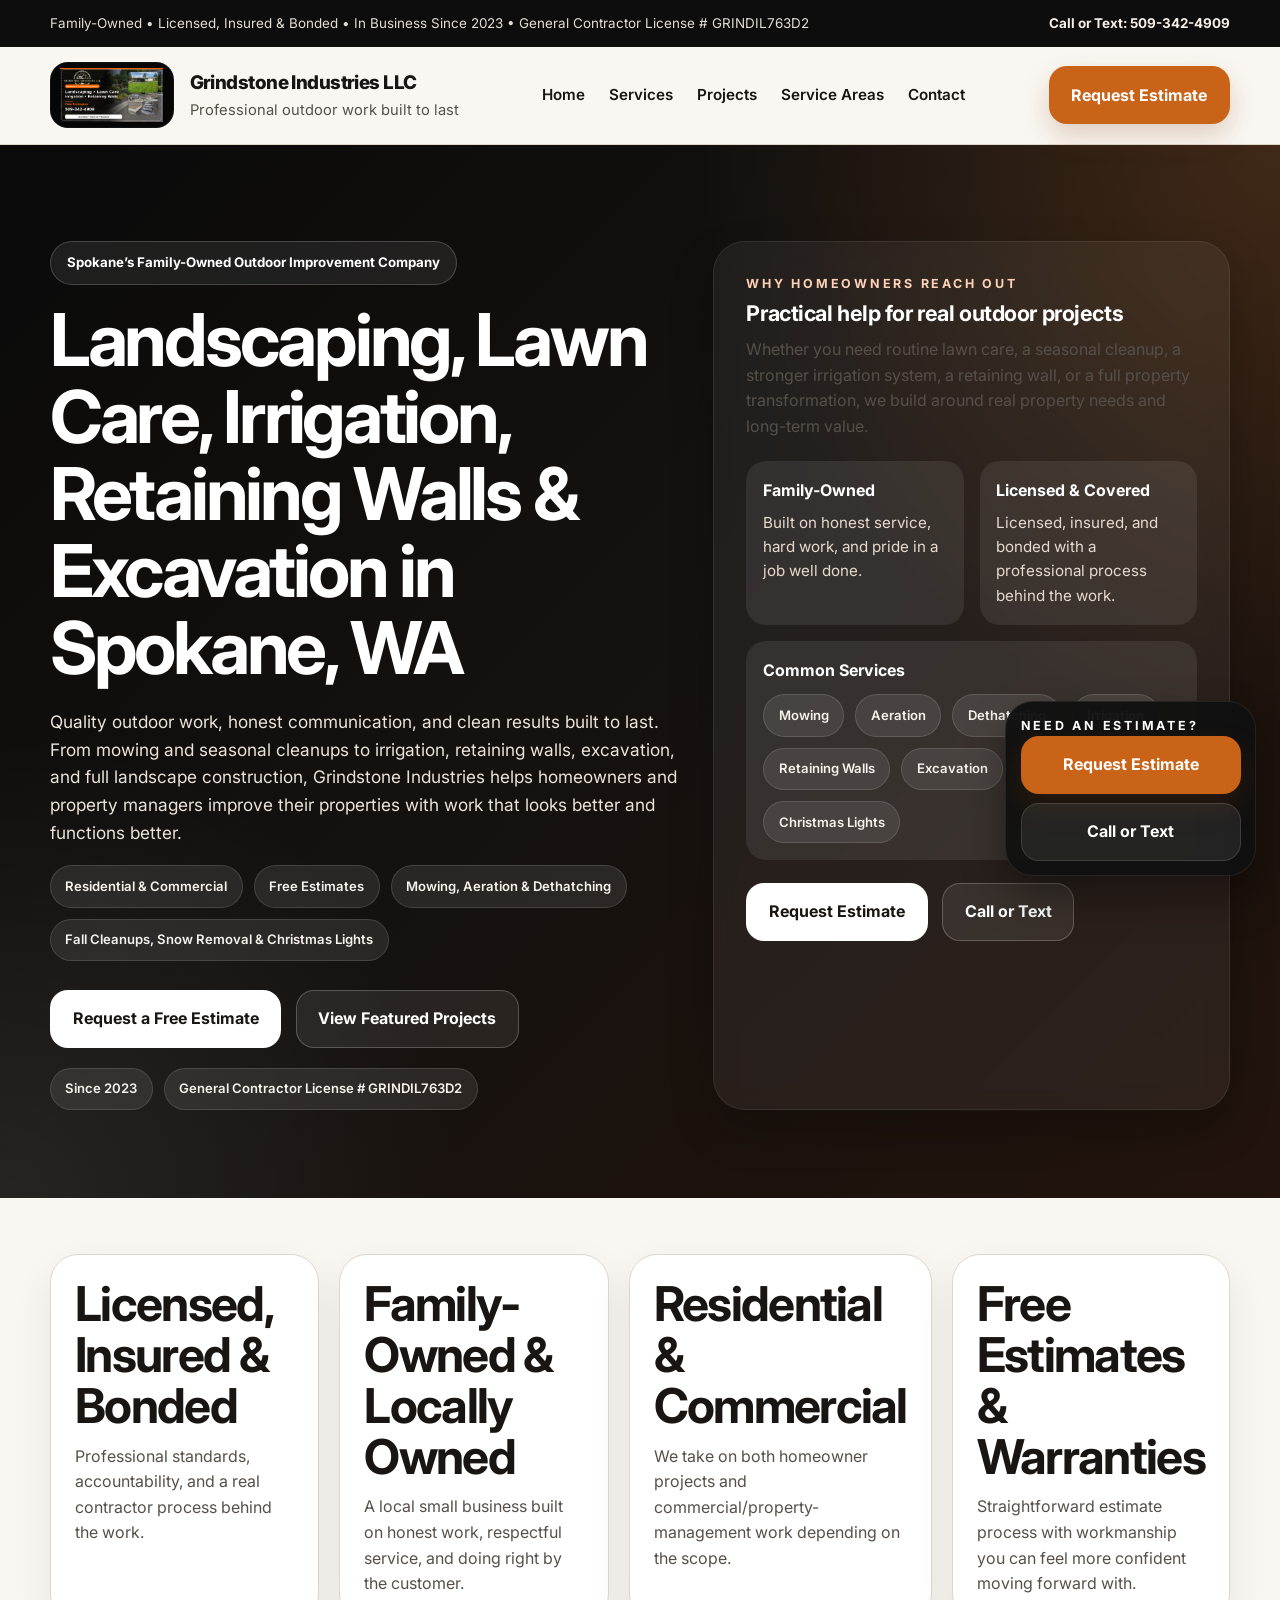
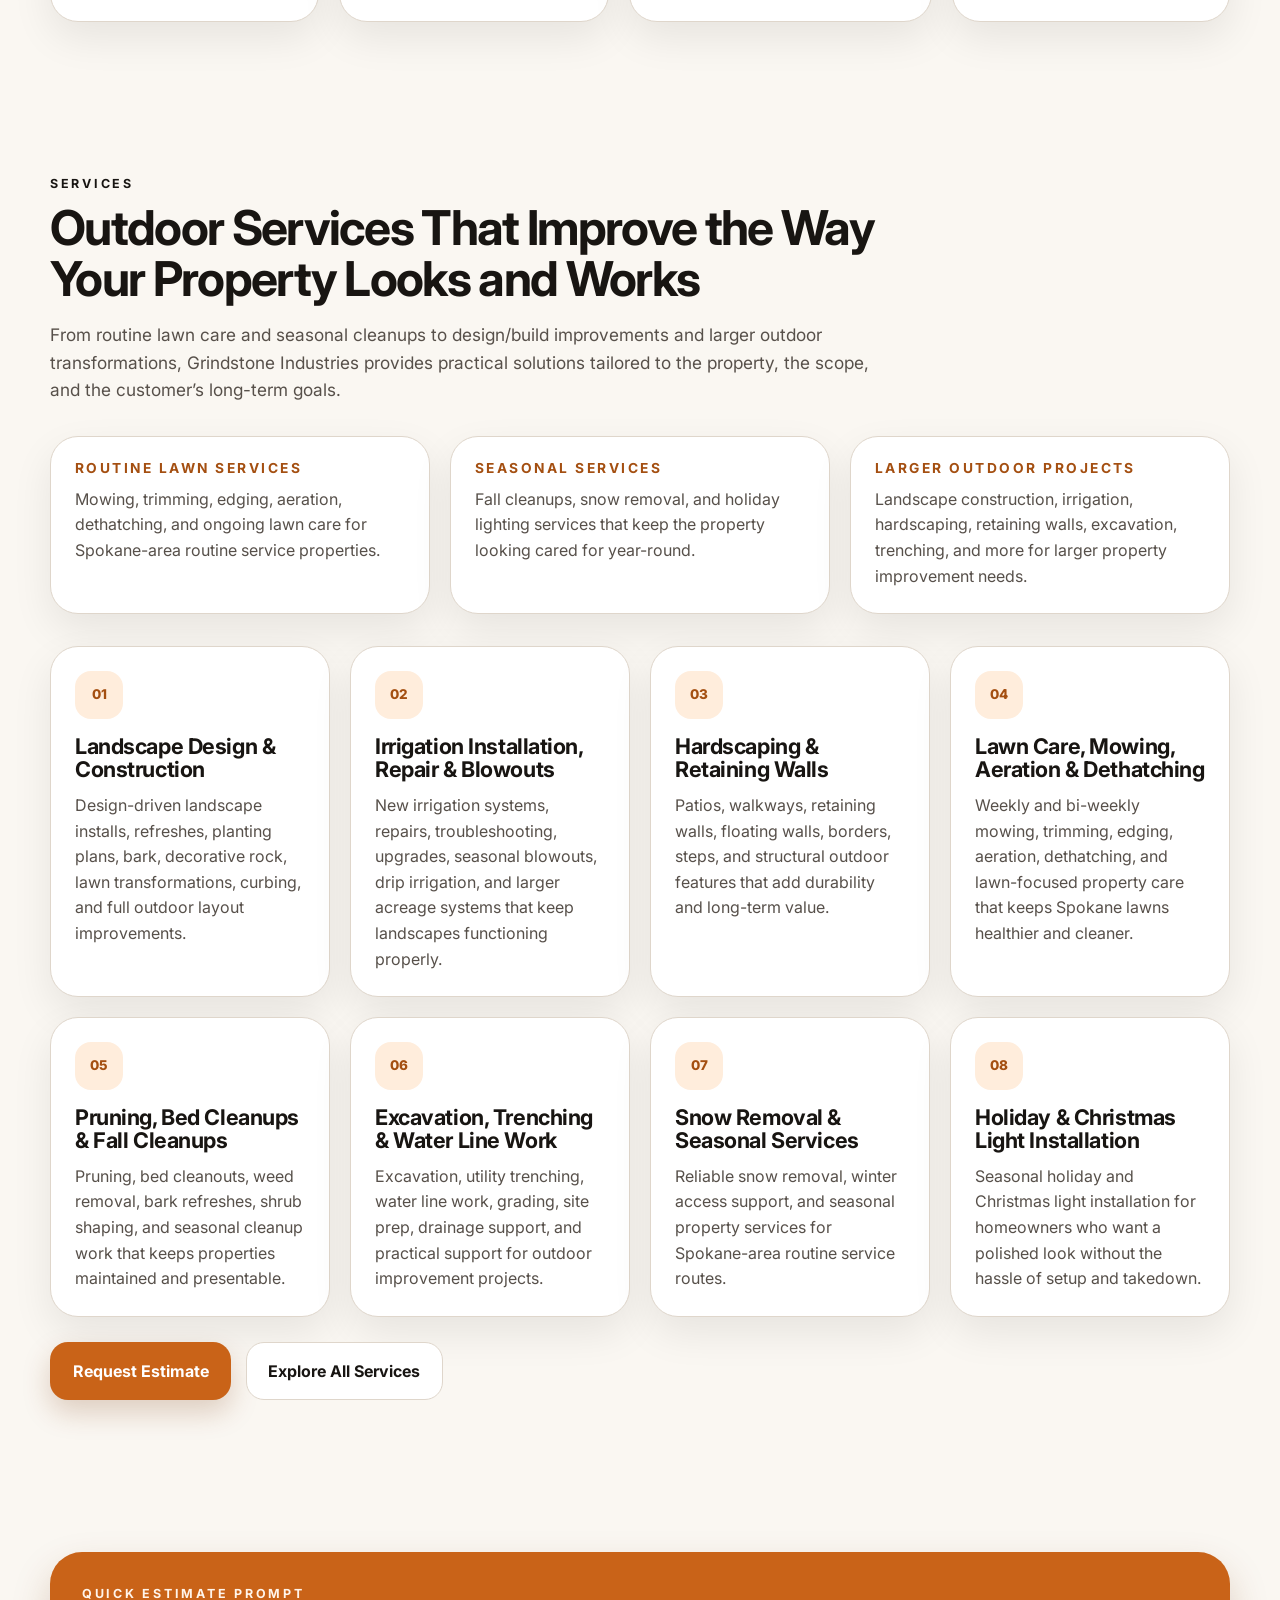
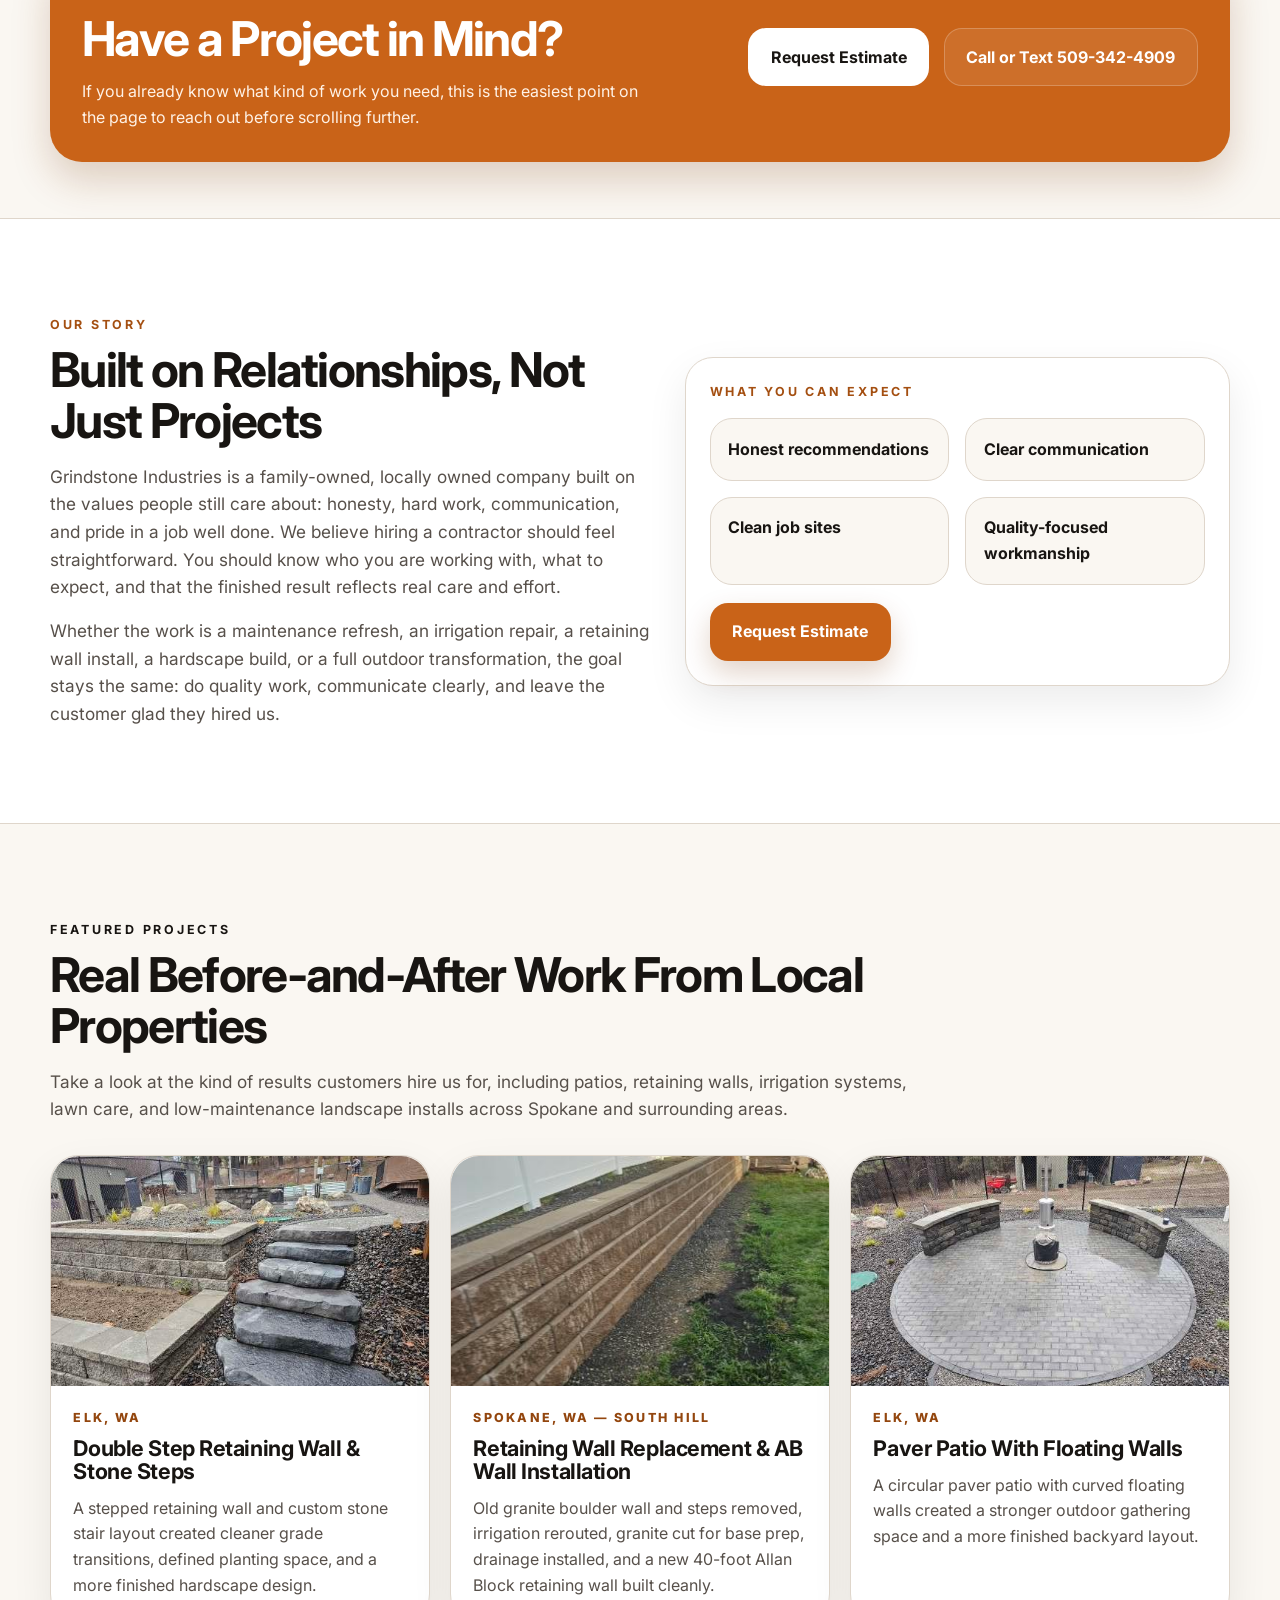
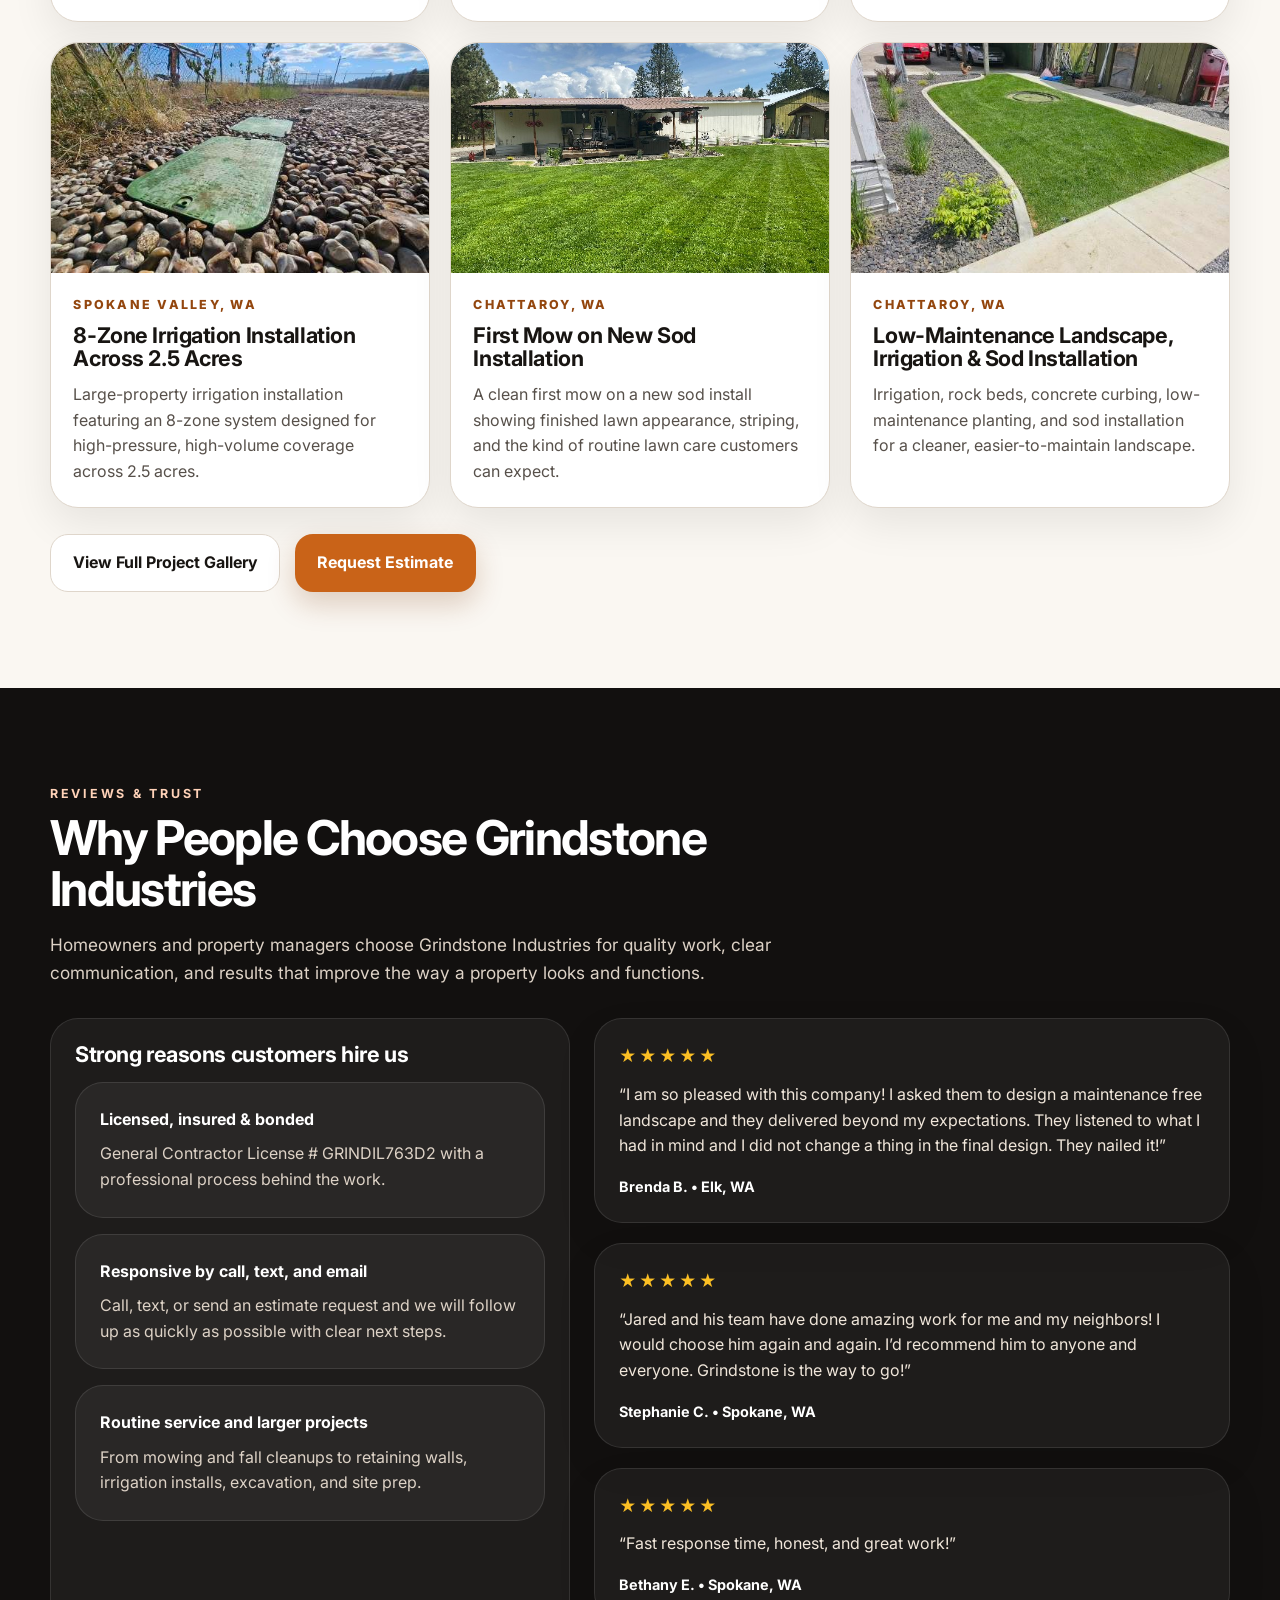
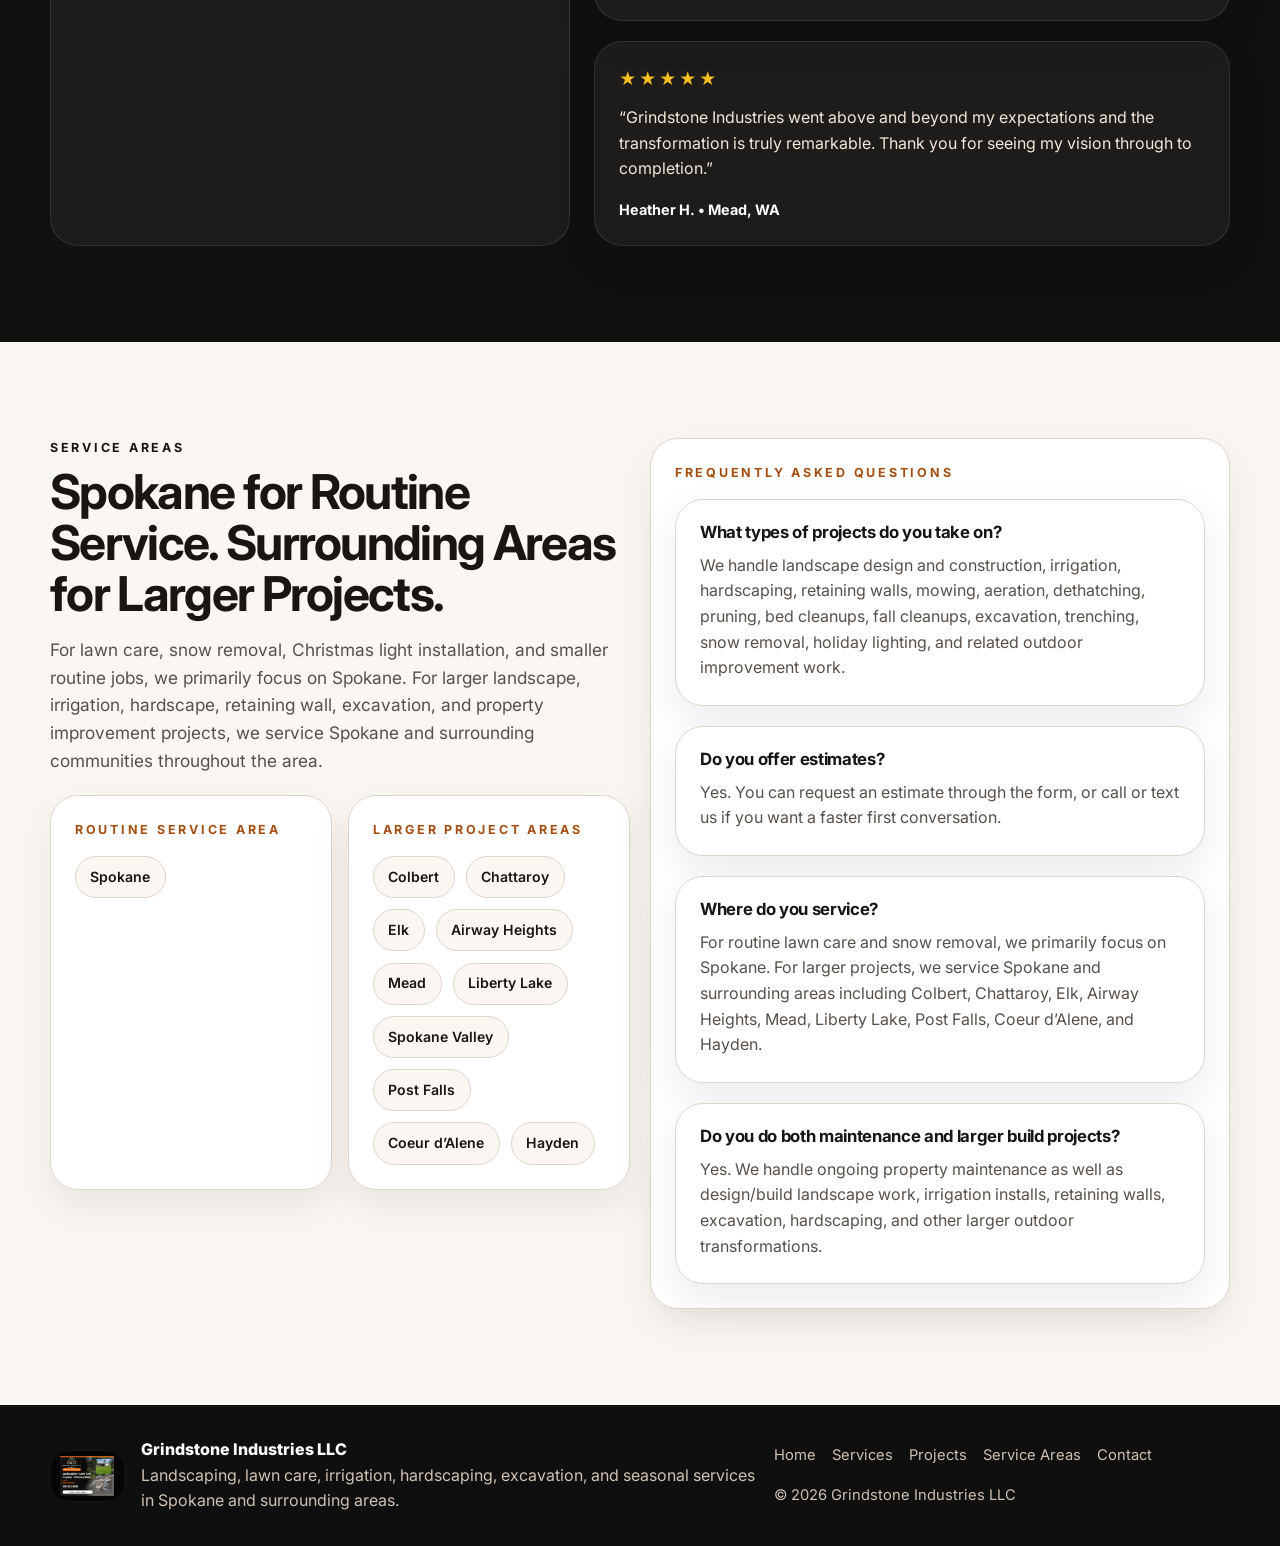
<file: index.html>
<!DOCTYPE html>
<html lang="en">
<head>
  <!-- Google tag (gtag.js) -->
  <script async src="https://www.googletagmanager.com/gtag/js?id=G-F25L77D9PQ"></script>
  <script>
    window.dataLayer = window.dataLayer || [];
    function gtag(){dataLayer.push(arguments);}
    gtag('js', new Date());

    gtag('config', 'G-F25L77D9PQ');
  </script>
  <meta charset="UTF-8" />
  <meta name="viewport" content="width=device-width, initial-scale=1.0" />
  <title>Spokane Landscaping, Lawn Care, Irrigation & Retaining Walls | Grindstone Industries LLC</title>
  <meta name="description" content="Family-owned Spokane contractor for landscaping, lawn care, mowing, aeration, dethatching, irrigation, retaining walls, excavation, snow removal, Christmas lights, and property improvements." />
  <link rel="canonical" href="https://www.grindstoneindustriesllc.com/" />
  <meta name="theme-color" content="#111111" />
  <meta property="og:title" content="Spokane Landscaping, Lawn Care, Irrigation & Retaining Walls | Grindstone Industries LLC" />
  <meta property="og:description" content="Family-owned Spokane contractor for landscaping, lawn care, mowing, aeration, dethatching, irrigation, retaining walls, excavation, snow removal, Christmas lights, and property improvements." />
  <meta property="og:type" content="website" />
  <meta property="og:url" content="https://www.grindstoneindustriesllc.com/" />
  <meta property="og:image" content="https://www.grindstoneindustriesllc.com/assets/images/branding/social-preview.jpg" />
  <meta property="og:site_name" content="Grindstone Industries LLC" />
  <meta property="og:image:alt" content="Grindstone Industries LLC landscaping, lawn care, irrigation, retaining walls, and outdoor improvement services in Spokane and surrounding areas" />
  <meta property="og:image:width" content="1200" />
  <meta property="og:image:height" content="630" />
  <meta name="twitter:image:alt" content="Grindstone Industries LLC landscaping, lawn care, irrigation, retaining walls, and outdoor improvement services in Spokane and surrounding areas" />
  <meta name="twitter:title" content="Spokane Landscaping, Lawn Care, Irrigation & Retaining Walls | Grindstone Industries LLC" />
  <meta name="twitter:description" content="Family-owned Spokane contractor for landscaping, lawn care, mowing, aeration, dethatching, irrigation, retaining walls, excavation, snow removal, Christmas lights, and property improvements." />
  <meta name="twitter:image" content="https://www.grindstoneindustriesllc.com/assets/images/branding/social-preview.jpg" />
  <meta name="twitter:card" content="summary_large_image" />
  <link rel="preconnect" href="https://fonts.googleapis.com" />
  <link rel="preconnect" href="https://fonts.gstatic.com" crossorigin />
  <link href="https://fonts.googleapis.com/css2?family=Inter:wght@400;500;600;700;800&display=swap" rel="stylesheet" />
  <link rel="stylesheet" href="styles.css" />
  <script type="application/ld+json">{
  "@context":"https://schema.org",
  "@type":"GeneralContractor",
  "name":"Grindstone Industries LLC",
  "url":"https://www.grindstoneindustriesllc.com/",
  "logo":"https://www.grindstoneindustriesllc.com/assets/images/branding/social-preview.jpg",
  "telephone":"+1-509-342-4909",
  "email":"Grindstoneillc@gmail.com",
  "foundingDate":"2023",
  "description":"Family-owned contractor providing landscape design and construction, irrigation, hardscaping, lawn care, excavation, trenching, snow removal, holiday lighting, and outdoor property improvement services in Spokane and surrounding areas.",
  "sameAs":["https://www.facebook.com/profile.php?id=61555760843806","https://www.instagram.com/grindstoneindustriesllc/","https://twitter.com/GrindstoneLLC"],
  "areaServed":["Spokane, WA","Spokane Valley, WA","Colbert, WA","Chattaroy, WA","Elk, WA","Airway Heights, WA","Mead, WA","Liberty Lake, WA","Post Falls, ID","Coeur d'Alene, ID","Hayden, ID"]
}</script>
</head>
<body>
  <div class="topbar">
    <div class="container topbar-inner">
      <div class="service-note">Family-Owned • Licensed, Insured &amp; Bonded • In Business Since 2023 • General Contractor License # GRINDIL763D2</div>
      <a href="tel:15093424909"><strong>Call or Text: 509-342-4909</strong></a>
    </div>
  </div>

  <header class="site-header">
    <div class="container navbar">
      <a class="brand" href="index.html" aria-label="Grindstone Industries home">
        <span class="brand-logo-wrap"><img src="assets/images/branding/social-preview.jpg" alt="Grindstone Industries LLC logo" /></span>
        <div>
          <div class="brand-name">Grindstone Industries LLC</div>
          <div class="brand-tag">Professional outdoor work built to last</div>
        </div>
      </a>

      <nav class="nav-links" aria-label="Primary navigation">
        <a href="index.html">Home</a>
        <a href="services.html">Services</a>
        <a href="projects.html">Projects</a>
        <a href="service-areas.html">Service Areas</a>
        <a href="contact.html">Contact</a>
      </nav>

      <div class="nav-cta">
        <a class="btn btn-primary" href="contact.html#estimate-form">Request Estimate</a>
        <button class="icon-button" type="button" data-menu-button aria-label="Toggle menu" aria-expanded="false">☰</button>
      </div>
    </div>
    <div class="container mobile-panel" data-mobile-panel>
      <a href="index.html">Home</a>
      <a href="services.html">Services</a>
      <a href="projects.html">Projects</a>
      <a href="service-areas.html">Service Areas</a>
      <a href="contact.html">Contact</a>
      <a href="contact.html#estimate-form">Request Estimate</a>
    </div>
  </header>

<main>
  <section class="hero">
    <div class="container hero-inner">
      <div>
        <span class="eyebrow-pill">Spokane’s Family-Owned Outdoor Improvement Company</span>
        <h1 style="margin-top:1rem; max-width: 860px;">Landscaping, Lawn Care, Irrigation, Retaining Walls &amp; Excavation in Spokane, WA</h1>
        <p class="lead" style="margin-top:1.35rem;">Quality outdoor work, honest communication, and clean results built to last. From mowing and seasonal cleanups to irrigation, retaining walls, excavation, and full landscape construction, Grindstone Industries helps homeowners and property managers improve their properties with work that looks better and functions better.</p>
        <div class="chips" style="margin-top:1.2rem;">
          <span class="chip">Residential &amp; Commercial</span>
          <span class="chip">Free Estimates</span>
          <span class="chip">Mowing, Aeration &amp; Dethatching</span>
          <span class="chip">Fall Cleanups, Snow Removal &amp; Christmas Lights</span>
        </div>
        <div class="hero-actions" style="margin-top:1.8rem;">
          <a class="btn btn-light" href="contact.html#estimate-form">Request a Free Estimate</a>
          <a class="btn btn-secondary" href="projects.html">View Featured Projects</a>
        </div>
        <div class="hero-metric-row" style="margin-top:1.25rem;">
          <span class="metric-pill">Since 2023</span>
          <span class="metric-pill">General Contractor License # GRINDIL763D2</span>
        </div>
      </div>

      <aside class="hero-panel">
        <div class="section-label" style="color:#ffd2b8;">Why Homeowners Reach Out</div>
        <h3 style="margin-top:.55rem;">Practical help for real outdoor projects</h3>
        <p style="margin-top:0.75rem;">Whether you need routine lawn care, a seasonal cleanup, a stronger irrigation system, a retaining wall, or a full property transformation, we build around real property needs and long-term value.</p>
        <div class="panel-grid">
          <div class="panel-card"><div class="panel-card-title">Family-Owned</div><div class="panel-card-text">Built on honest service, hard work, and pride in a job well done.</div></div>
          <div class="panel-card"><div class="panel-card-title">Licensed &amp; Covered</div><div class="panel-card-text">Licensed, insured, and bonded with a professional process behind the work.</div></div>
          <div class="panel-card wide"><div class="panel-card-title">Common Services</div><div class="tag-list" style="margin-top:.7rem;"><span class="tag">Mowing</span><span class="tag">Aeration</span><span class="tag">Dethatching</span><span class="tag">Irrigation</span><span class="tag">Retaining Walls</span><span class="tag">Excavation</span><span class="tag">Snow Removal</span><span class="tag">Christmas Lights</span></div></div>
        </div>
        <div class="button-row" style="margin-top:1.4rem;"><a class="btn btn-light" href="contact.html#estimate-form">Request Estimate</a><a class="btn btn-secondary" href="tel:15093424909">Call or Text</a></div>
      </aside>
    </div>
  </section>

  <section class="section-tight">
    <div class="container trust-grid">
      <article class="trust-card"><h2 class="h3">Licensed, Insured &amp; Bonded</h2><p style="margin-top:.75rem;">Professional standards, accountability, and a real contractor process behind the work.</p></article>
      <article class="trust-card"><h2 class="h3">Family-Owned &amp; Locally Owned</h2><p style="margin-top:.75rem;">A local small business built on honest work, respectful service, and doing right by the customer.</p></article>
      <article class="trust-card"><h2 class="h3">Residential &amp; Commercial</h2><p style="margin-top:.75rem;">We take on both homeowner projects and commercial/property-management work depending on the scope.</p></article>
      <article class="trust-card"><h2 class="h3">Free Estimates &amp; Warranties</h2><p style="margin-top:.75rem;">Straightforward estimate process with workmanship you can feel more confident moving forward with.</p></article>
    </div>
  </section>

  <section class="section" id="services-preview">
    <div class="container">
      <div class="section-label">Services</div>
      <h2 style="margin-top:0.6rem; max-width: 840px;">Outdoor Services That Improve the Way Your Property Looks and Works</h2>
      <p class="body-lg" style="margin-top:1rem; max-width: 840px;">From routine lawn care and seasonal cleanups to design/build improvements and larger outdoor transformations, Grindstone Industries provides practical solutions tailored to the property, the scope, and the customer’s long-term goals.</p>
      <div class="category-grid">
        <article class="category-card"><h3>Routine Lawn Services</h3><p>Mowing, trimming, edging, aeration, dethatching, and ongoing lawn care for Spokane-area routine service properties.</p></article>
        <article class="category-card"><h3>Seasonal Services</h3><p>Fall cleanups, snow removal, and holiday lighting services that keep the property looking cared for year-round.</p></article>
        <article class="category-card"><h3>Larger Outdoor Projects</h3><p>Landscape construction, irrigation, hardscaping, retaining walls, excavation, trenching, and more for larger property improvement needs.</p></article>
      </div>
      <div class="service-grid"><article class="service-card"><div class="service-icon">01</div><h3>Landscape Design & Construction</h3><p style="margin-top:.75rem;">Design-driven landscape installs, refreshes, planting plans, bark, decorative rock, lawn transformations, curbing, and full outdoor layout improvements.</p></article><article class="service-card"><div class="service-icon">02</div><h3>Irrigation Installation, Repair & Blowouts</h3><p style="margin-top:.75rem;">New irrigation systems, repairs, troubleshooting, upgrades, seasonal blowouts, drip irrigation, and larger acreage systems that keep landscapes functioning properly.</p></article><article class="service-card"><div class="service-icon">03</div><h3>Hardscaping & Retaining Walls</h3><p style="margin-top:.75rem;">Patios, walkways, retaining walls, floating walls, borders, steps, and structural outdoor features that add durability and long-term value.</p></article><article class="service-card"><div class="service-icon">04</div><h3>Lawn Care, Mowing, Aeration & Dethatching</h3><p style="margin-top:.75rem;">Weekly and bi-weekly mowing, trimming, edging, aeration, dethatching, and lawn-focused property care that keeps Spokane lawns healthier and cleaner.</p></article><article class="service-card"><div class="service-icon">05</div><h3>Pruning, Bed Cleanups & Fall Cleanups</h3><p style="margin-top:.75rem;">Pruning, bed cleanouts, weed removal, bark refreshes, shrub shaping, and seasonal cleanup work that keeps properties maintained and presentable.</p></article><article class="service-card"><div class="service-icon">06</div><h3>Excavation, Trenching & Water Line Work</h3><p style="margin-top:.75rem;">Excavation, utility trenching, water line work, grading, site prep, drainage support, and practical support for outdoor improvement projects.</p></article><article class="service-card"><div class="service-icon">07</div><h3>Snow Removal & Seasonal Services</h3><p style="margin-top:.75rem;">Reliable snow removal, winter access support, and seasonal property services for Spokane-area routine service routes.</p></article><article class="service-card"><div class="service-icon">08</div><h3>Holiday & Christmas Light Installation</h3><p style="margin-top:.75rem;">Seasonal holiday and Christmas light installation for homeowners who want a polished look without the hassle of setup and takedown.</p></article></div>
      <div class="hero-actions" style="margin-top:1.6rem;"><a class="btn btn-primary" href="contact.html#estimate-form">Request Estimate</a><a class="btn btn-outline" href="services.html">Explore All Services</a></div>
    </div>
  </section>

  <section class="section-tight">
    <div class="container cta-banner">
      <div class="story-grid" style="align-items:center;">
        <div>
          <div class="small-label" style="color:#fff4ea;">Quick Estimate Prompt</div>
          <h2 style="margin-top:.6rem; color:#fff;">Have a Project in Mind?</h2>
          <p style="margin-top:.9rem; color:#fff2e6;">If you already know what kind of work you need, this is the easiest point on the page to reach out before scrolling further.</p>
        </div>
        <div class="hero-actions" style="justify-content:flex-end;"><a class="btn btn-light" href="contact.html#estimate-form">Request Estimate</a><a class="btn btn-secondary" href="tel:15093424909">Call or Text 509-342-4909</a></div>
      </div>
    </div>
  </section>

  <section class="story-section section">
    <div class="container story-grid">
      <div>
        <div class="section-label" style="color:var(--orange-dark);">Our Story</div>
        <h2 style="margin-top:.6rem;">Built on Relationships, Not Just Projects</h2>
        <p class="body-lg" style="margin-top:1rem;">Grindstone Industries is a family-owned, locally owned company built on the values people still care about: honesty, hard work, communication, and pride in a job well done. We believe hiring a contractor should feel straightforward. You should know who you are working with, what to expect, and that the finished result reflects real care and effort.</p>
        <p class="body-lg" style="margin-top:1rem;">Whether the work is a maintenance refresh, an irrigation repair, a retaining wall install, a hardscape build, or a full outdoor transformation, the goal stays the same: do quality work, communicate clearly, and leave the customer glad they hired us.</p>
      </div>
      <div class="highlight-card">
        <div class="section-label" style="color:var(--orange-dark);">What You Can Expect</div>
        <div class="expect-grid">
          <div class="expect-card"><strong>Honest recommendations</strong></div>
          <div class="expect-card"><strong>Clear communication</strong></div>
          <div class="expect-card"><strong>Clean job sites</strong></div>
          <div class="expect-card"><strong>Quality-focused workmanship</strong></div>
        </div>
        <a class="btn btn-primary" style="margin-top:1.1rem;" href="contact.html#estimate-form">Request Estimate</a>
      </div>
    </div>
  </section>

  <section class="section" id="projects">
    <div class="container">
      <div class="section-label">Featured Projects</div>
      <h2 style="margin-top:.6rem; max-width: 860px;">Real Before-and-After Work From Local Properties</h2>
      <p class="body-lg" style="margin-top:1rem; max-width: 860px;">Take a look at the kind of results customers hire us for, including patios, retaining walls, irrigation systems, lawn care, and low-maintenance landscape installs across Spokane and surrounding areas.</p>
      <div class="project-grid"><article class="project-card">
          <img src="assets/images/projects/project21-after.jpg" alt="Double Step Retaining Wall & Stone Steps in Elk, WA" />
          <div class="project-card-content">
            <div class="project-location">Elk, WA</div>
            <h3 style="margin-top:.55rem;">Double Step Retaining Wall & Stone Steps</h3>
            <p style="margin-top:.8rem;">A stepped retaining wall and custom stone stair layout created cleaner grade transitions, defined planting space, and a more finished hardscape design.</p>
          </div>
        </article>
<article class="project-card">
          <img src="assets/images/projects/project11-after.jpg" alt="Retaining Wall Replacement & AB Wall Installation in Spokane, WA — South Hill" />
          <div class="project-card-content">
            <div class="project-location">Spokane, WA — South Hill</div>
            <h3 style="margin-top:.55rem;">Retaining Wall Replacement & AB Wall Installation</h3>
            <p style="margin-top:.8rem;">Old granite boulder wall and steps removed, irrigation rerouted, granite cut for base prep, drainage installed, and a new 40-foot Allan Block retaining wall built cleanly.</p>
          </div>
        </article>
<article class="project-card">
          <img src="assets/images/projects/project20-after.jpg" alt="Paver Patio With Floating Walls in Elk, WA" />
          <div class="project-card-content">
            <div class="project-location">Elk, WA</div>
            <h3 style="margin-top:.55rem;">Paver Patio With Floating Walls</h3>
            <p style="margin-top:.8rem;">A circular paver patio with curved floating walls created a stronger outdoor gathering space and a more finished backyard layout.</p>
          </div>
        </article>
<article class="project-card">
          <img src="assets/images/projects/project14-after.jpg" alt="8-Zone Irrigation Installation Across 2.5 Acres in Spokane Valley, WA" />
          <div class="project-card-content">
            <div class="project-location">Spokane Valley, WA</div>
            <h3 style="margin-top:.55rem;">8-Zone Irrigation Installation Across 2.5 Acres</h3>
            <p style="margin-top:.8rem;">Large-property irrigation installation featuring an 8-zone system designed for high-pressure, high-volume coverage across 2.5 acres.</p>
          </div>
        </article>
<article class="project-card">
          <img src="assets/images/projects/project13-after.jpg" alt="First Mow on New Sod Installation in Chattaroy, WA" />
          <div class="project-card-content">
            <div class="project-location">Chattaroy, WA</div>
            <h3 style="margin-top:.55rem;">First Mow on New Sod Installation</h3>
            <p style="margin-top:.8rem;">A clean first mow on a new sod install showing finished lawn appearance, striping, and the kind of routine lawn care customers can expect.</p>
          </div>
        </article>
<article class="project-card">
          <img src="assets/images/projects/project17-after.jpg" alt="Low-Maintenance Landscape, Irrigation & Sod Installation in Chattaroy, WA" />
          <div class="project-card-content">
            <div class="project-location">Chattaroy, WA</div>
            <h3 style="margin-top:.55rem;">Low-Maintenance Landscape, Irrigation & Sod Installation</h3>
            <p style="margin-top:.8rem;">Irrigation, rock beds, concrete curbing, low-maintenance planting, and sod installation for a cleaner, easier-to-maintain landscape.</p>
          </div>
        </article></div>
      <div class="hero-actions" style="margin-top:1.6rem;"><a class="btn btn-outline" href="projects.html">View Full Project Gallery</a><a class="btn btn-primary" href="contact.html#estimate-form">Request Estimate</a></div>
    </div>
  </section>

  <section class="dark-section section">
    <div class="container">
      <div class="section-label" style="color:#ffd2b8;">Reviews &amp; Trust</div>
      <h2 style="margin-top:.6rem; max-width: 820px;">Why People Choose Grindstone Industries</h2>
      <p class="body-lg" style="margin-top:1rem; max-width: 820px;">Homeowners and property managers choose Grindstone Industries for quality work, clear communication, and results that improve the way a property looks and functions.</p>
      <div class="review-wrap">
        <div class="dark-card">
          <h3>Strong reasons customers hire us</h3>
          <div class="review-grid" style="margin-top:1rem; gap:1rem;">
            <div class="dark-card"><strong>Licensed, insured &amp; bonded</strong><p style="margin-top:.55rem;">General Contractor License # GRINDIL763D2 with a professional process behind the work.</p></div>
            <div class="dark-card"><strong>Responsive by call, text, and email</strong><p style="margin-top:.55rem;">Call, text, or send an estimate request and we will follow up as quickly as possible with clear next steps.</p></div>
            <div class="dark-card"><strong>Routine service and larger projects</strong><p style="margin-top:.55rem;">From mowing and fall cleanups to retaining walls, irrigation installs, excavation, and site prep.</p></div>
          </div>
        </div>
        <div class="review-grid"><article class="review-card"><div class="review-stars" aria-label="5 out of 5 stars">★★★★★</div><p>“I am so pleased with this company! I asked them to design a maintenance free landscape and they delivered beyond my expectations. They listened to what I had in mind and I did not change a thing in the final design. They nailed it!”</p><div class="review-author">Brenda B. • Elk, WA</div></article><article class="review-card"><div class="review-stars" aria-label="5 out of 5 stars">★★★★★</div><p>“Jared and his team have done amazing work for me and my neighbors! I would choose him again and again. I’d recommend him to anyone and everyone. Grindstone is the way to go!”</p><div class="review-author">Stephanie C. • Spokane, WA</div></article><article class="review-card"><div class="review-stars" aria-label="5 out of 5 stars">★★★★★</div><p>“Fast response time, honest, and great work!”</p><div class="review-author">Bethany E. • Spokane, WA</div></article><article class="review-card"><div class="review-stars" aria-label="5 out of 5 stars">★★★★★</div><p>“Grindstone Industries went above and beyond my expectations and the transformation is truly remarkable. Thank you for seeing my vision through to completion.”</p><div class="review-author">Heather H. • Mead, WA</div></article></div>
      </div>
    </div>
  </section>

  <section class="section" id="service-area">
    <div class="container area-grid">
      <div>
        <div class="section-label">Service Areas</div>
        <h2 style="margin-top:.6rem;">Spokane for Routine Service. Surrounding Areas for Larger Projects.</h2>
        <p class="body-lg" style="margin-top:1rem;">For lawn care, snow removal, Christmas light installation, and smaller routine jobs, we primarily focus on Spokane. For larger landscape, irrigation, hardscape, retaining wall, excavation, and property improvement projects, we service Spokane and surrounding communities throughout the area.</p>
        <div class="area-grid" style="margin-top:1.3rem; grid-template-columns:1fr 1fr; gap:1rem;">
          <article class="area-card"><div class="section-label" style="color:var(--orange-dark);">Routine Service Area</div><div class="area-list"><span class="area-pill">Spokane</span></div></article>
          <article class="area-card"><div class="section-label" style="color:var(--orange-dark);">Larger Project Areas</div><div class="area-list"><span class="area-pill">Colbert</span><span class="area-pill">Chattaroy</span><span class="area-pill">Elk</span><span class="area-pill">Airway Heights</span><span class="area-pill">Mead</span><span class="area-pill">Liberty Lake</span><span class="area-pill">Spokane Valley</span><span class="area-pill">Post Falls</span><span class="area-pill">Coeur d’Alene</span><span class="area-pill">Hayden</span></div></article>
        </div>
      </div>
      <div>
        <article class="faq-card">
          <div class="section-label" style="color:var(--orange-dark);">Frequently Asked Questions</div>
          <div class="faq-grid">
            <div class="faq-card"><h3>What types of projects do you take on?</h3><p style="margin-top:.7rem;">We handle landscape design and construction, irrigation, hardscaping, retaining walls, mowing, aeration, dethatching, pruning, bed cleanups, fall cleanups, excavation, trenching, snow removal, holiday lighting, and related outdoor improvement work.</p></div>
            <div class="faq-card"><h3>Do you offer estimates?</h3><p style="margin-top:.7rem;">Yes. You can request an estimate through the form, or call or text us if you want a faster first conversation.</p></div>
            <div class="faq-card"><h3>Where do you service?</h3><p style="margin-top:.7rem;">For routine lawn care and snow removal, we primarily focus on Spokane. For larger projects, we service Spokane and surrounding areas including Colbert, Chattaroy, Elk, Airway Heights, Mead, Liberty Lake, Post Falls, Coeur d’Alene, and Hayden.</p></div>
            <div class="faq-card"><h3>Do you do both maintenance and larger build projects?</h3><p style="margin-top:.7rem;">Yes. We handle ongoing property maintenance as well as design/build landscape work, irrigation installs, retaining walls, excavation, hardscaping, and other larger outdoor transformations.</p></div>
          </div>
        </article>
      </div>
    </div>
  </section>
</main>

  <footer class="footer">
    <div class="container footer-inner">
      <div class="footer-brand">
        <span class="brand-logo-wrap footer-logo-wrap"><img src="assets/images/branding/social-preview.jpg" alt="Grindstone Industries LLC logo" /></span>
        <div>
          <div style="font-weight:800; color:#fff;">Grindstone Industries LLC</div>
          <div class="small">Landscaping, lawn care, irrigation, hardscaping, excavation, and seasonal services in Spokane and surrounding areas.</div>
        </div>
      </div>
      <div class="footer-links">
        <a href="index.html">Home</a>
        <a href="services.html">Services</a>
        <a href="projects.html">Projects</a>
        <a href="service-areas.html">Service Areas</a>
        <a href="contact.html">Contact</a>
        <span>© <span data-year></span> Grindstone Industries LLC</span>
      </div>
    </div>
  </footer>
  <div class="floating-cta"><div class="small-label">Need an estimate?</div><div style="display:grid; gap:0.55rem; min-width:220px;"><a class="btn btn-primary" href="contact.html#estimate-form">Request Estimate</a><a class="btn btn-darkghost" href="tel:15093424909">Call or Text</a></div></div>
  <div class="mobile-bottom-bar"><div class="mobile-bottom-inner"><a class="btn btn-primary" href="contact.html#estimate-form">Request Estimate</a><a class="btn btn-darkghost" href="tel:15093424909">Call or Text</a></div></div>
  <script src="script.js"></script>
</body>
</html>
</file>
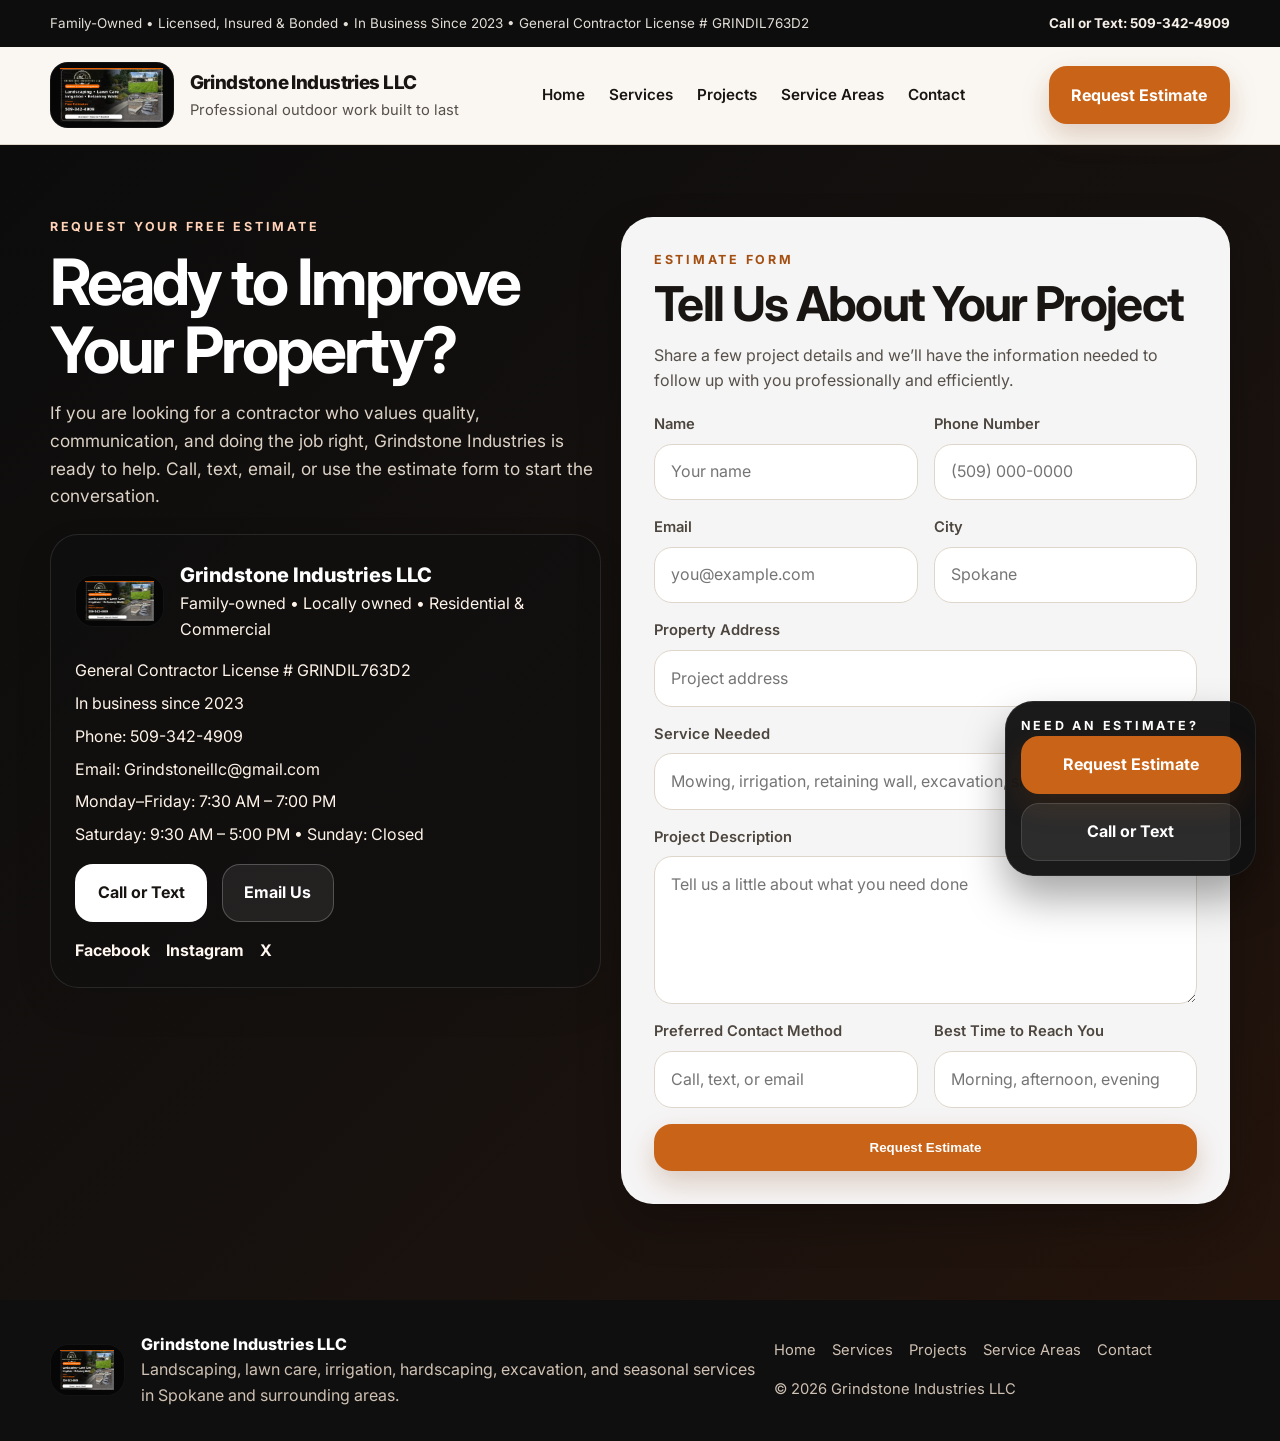
<file: contact.html>
<!DOCTYPE html>
<html lang="en">
<head>
  <!-- Google tag (gtag.js) -->
  <script async src="https://www.googletagmanager.com/gtag/js?id=G-F25L77D9PQ"></script>
  <script>
    window.dataLayer = window.dataLayer || [];
    function gtag(){dataLayer.push(arguments);}
    gtag('js', new Date());

    gtag('config', 'G-F25L77D9PQ');
  </script>
  <meta charset="UTF-8" />
  <meta name="viewport" content="width=device-width, initial-scale=1.0" />
  <title>Contact & Request Estimate | Grindstone Industries LLC</title>
  <meta name="description" content="Call, text, email, or request an estimate for landscaping, lawn care, irrigation, retaining walls, excavation, seasonal cleanups, snow removal, and Christmas lights." />
  <link rel="canonical" href="https://www.grindstoneindustriesllc.com/contact.html" />
  <meta name="theme-color" content="#111111" />
  <meta property="og:title" content="Contact & Request Estimate | Grindstone Industries LLC" />
  <meta property="og:description" content="Call, text, email, or request an estimate for landscaping, lawn care, irrigation, retaining walls, excavation, seasonal cleanups, snow removal, and Christmas lights." />
  <meta property="og:type" content="website" />
  <meta property="og:url" content="https://www.grindstoneindustriesllc.com/contact.html" />
  <meta property="og:image" content="https://www.grindstoneindustriesllc.com/assets/images/branding/social-preview.jpg" />
  <meta property="og:site_name" content="Grindstone Industries LLC" />
  <meta property="og:image:alt" content="Grindstone Industries LLC landscaping, lawn care, irrigation, retaining walls, and outdoor improvement services in Spokane and surrounding areas" />
  <meta property="og:image:width" content="1200" />
  <meta property="og:image:height" content="630" />
  <meta name="twitter:image:alt" content="Grindstone Industries LLC landscaping, lawn care, irrigation, retaining walls, and outdoor improvement services in Spokane and surrounding areas" />
  <meta name="twitter:title" content="Contact & Request Estimate | Grindstone Industries LLC" />
  <meta name="twitter:description" content="Call, text, email, or request an estimate for landscaping, lawn care, irrigation, retaining walls, excavation, seasonal cleanups, snow removal, and Christmas lights." />
  <meta name="twitter:image" content="https://www.grindstoneindustriesllc.com/assets/images/branding/social-preview.jpg" />
  <meta name="twitter:card" content="summary_large_image" />
  <link rel="preconnect" href="https://fonts.googleapis.com" />
  <link rel="preconnect" href="https://fonts.gstatic.com" crossorigin />
  <link href="https://fonts.googleapis.com/css2?family=Inter:wght@400;500;600;700;800&display=swap" rel="stylesheet" />
  <link rel="stylesheet" href="styles.css" />
  
</head>
<body>
  <div class="topbar">
    <div class="container topbar-inner">
      <div class="service-note">Family-Owned • Licensed, Insured &amp; Bonded • In Business Since 2023 • General Contractor License # GRINDIL763D2</div>
      <a href="tel:15093424909"><strong>Call or Text: 509-342-4909</strong></a>
    </div>
  </div>

  <header class="site-header">
    <div class="container navbar">
      <a class="brand" href="index.html" aria-label="Grindstone Industries home">
        <span class="brand-logo-wrap"><img src="assets/images/branding/social-preview.jpg" alt="Grindstone Industries LLC logo" /></span>
        <div>
          <div class="brand-name">Grindstone Industries LLC</div>
          <div class="brand-tag">Professional outdoor work built to last</div>
        </div>
      </a>

      <nav class="nav-links" aria-label="Primary navigation">
        <a href="index.html">Home</a>
        <a href="services.html">Services</a>
        <a href="projects.html">Projects</a>
        <a href="service-areas.html">Service Areas</a>
        <a href="contact.html">Contact</a>
      </nav>

      <div class="nav-cta">
        <a class="btn btn-primary" href="contact.html#estimate-form">Request Estimate</a>
        <button class="icon-button" type="button" data-menu-button aria-label="Toggle menu" aria-expanded="false">☰</button>
      </div>
    </div>
    <div class="container mobile-panel" data-mobile-panel>
      <a href="index.html">Home</a>
      <a href="services.html">Services</a>
      <a href="projects.html">Projects</a>
      <a href="service-areas.html">Service Areas</a>
      <a href="contact.html">Contact</a>
      <a href="contact.html#estimate-form">Request Estimate</a>
    </div>
  </header>

<main>
  <section class="contact-section section" style="padding-top:72px;">
    <div class="container contact-grid">
      <div>
        <div class="section-label" style="color:#ffd2b8;">Request Your Free Estimate</div>
        <h1 style="margin-top:.7rem; font-size: clamp(2.35rem,5vw,4rem); max-width: 780px;">Ready to Improve Your Property?</h1>
        <p class="body-lg" style="margin-top:1rem; max-width: 740px;">If you are looking for a contractor who values quality, communication, and doing the job right, Grindstone Industries is ready to help. Call, text, email, or use the estimate form to start the conversation.</p>
        <article class="contact-panel" style="margin-top:1.5rem;">
          <div class="footer-brand">
            <span class="brand-logo-wrap footer-logo-wrap"><img src="assets/images/branding/social-preview.jpg" alt="Grindstone Industries LLC logo" /></span>
            <div>
              <div style="font-size:1.25rem; font-weight:800; color:#fff;">Grindstone Industries LLC</div>
              <div class="small">Family-owned • Locally owned • Residential &amp; Commercial</div>
            </div>
          </div>
          <div style="margin-top:1rem; display:grid; gap:.45rem;">
            <p>General Contractor License # GRINDIL763D2</p>
            <p>In business since 2023</p>
            <p>Phone: 509-342-4909</p>
            <p>Email: Grindstoneillc@gmail.com</p>
            <p>Monday–Friday: 7:30 AM – 7:00 PM</p>
            <p>Saturday: 9:30 AM – 5:00 PM • Sunday: Closed</p>
          </div>
          <div class="hero-actions" style="margin-top:1rem;"><a class="btn btn-light" href="tel:15093424909">Call or Text</a><a class="btn btn-secondary" href="mailto:Grindstoneillc@gmail.com">Email Us</a></div>
          <div class="socials">
            <a href="https://www.facebook.com/profile.php?id=61555760843806">Facebook</a>
            <a href="https://www.instagram.com/grindstoneindustriesllc/">Instagram</a>
            <a href="https://twitter.com/GrindstoneLLC">X</a>
          </div>
        </article>
      </div>

      <div class="form-card" id="estimate-form">
        <div class="section-label" style="color:var(--orange-dark);">Estimate Form</div>
        <h2 style="margin-top:.6rem;">Tell Us About Your Project</h2>
        <p style="margin-top:.8rem;">Share a few project details and we’ll have the information needed to follow up with you professionally and efficiently.</p>
        <div class="alert-success">Your email app should open with your estimate details pre-filled.</div>
        <div class="alert-error">Please enter your name, at least one contact method, the service needed, and a short project description.</div>
        <form class="form-grid" data-estimate-form>
          <div class="form-group"><label>Name</label><input name="name" type="text" placeholder="Your name" /></div>
          <div class="form-group"><label>Phone Number</label><input name="phone" type="tel" placeholder="(509) 000-0000" /></div>
          <div class="form-group"><label>Email</label><input name="email" type="email" placeholder="you@example.com" /></div>
          <div class="form-group"><label>City</label><input name="city" type="text" placeholder="Spokane" /></div>
          <div class="form-group full"><label>Property Address</label><input name="address" type="text" placeholder="Project address" /></div>
          <div class="form-group full"><label>Service Needed</label><input name="service" type="text" placeholder="Mowing, irrigation, retaining wall, excavation, snow removal, holiday lights, etc." /></div>
          <div class="form-group full"><label>Project Description</label><textarea name="description" placeholder="Tell us a little about what you need done"></textarea></div>
          <div class="form-group"><label>Preferred Contact Method</label><input name="contact_method" type="text" placeholder="Call, text, or email" /></div>
          <div class="form-group"><label>Best Time to Reach You</label><input name="reach_time" type="text" placeholder="Morning, afternoon, evening" /></div>
          <div class="form-group full"><button class="btn btn-primary" type="submit">Request Estimate</button></div>
        </form>
      </div>
    </div>
  </section>
</main>

  <footer class="footer">
    <div class="container footer-inner">
      <div class="footer-brand">
        <span class="brand-logo-wrap footer-logo-wrap"><img src="assets/images/branding/social-preview.jpg" alt="Grindstone Industries LLC logo" /></span>
        <div>
          <div style="font-weight:800; color:#fff;">Grindstone Industries LLC</div>
          <div class="small">Landscaping, lawn care, irrigation, hardscaping, excavation, and seasonal services in Spokane and surrounding areas.</div>
        </div>
      </div>
      <div class="footer-links">
        <a href="index.html">Home</a>
        <a href="services.html">Services</a>
        <a href="projects.html">Projects</a>
        <a href="service-areas.html">Service Areas</a>
        <a href="contact.html">Contact</a>
        <span>© <span data-year></span> Grindstone Industries LLC</span>
      </div>
    </div>
  </footer>
  <div class="floating-cta"><div class="small-label">Need an estimate?</div><div style="display:grid; gap:0.55rem; min-width:220px;"><a class="btn btn-primary" href="contact.html#estimate-form">Request Estimate</a><a class="btn btn-darkghost" href="tel:15093424909">Call or Text</a></div></div>
  <div class="mobile-bottom-bar"><div class="mobile-bottom-inner"><a class="btn btn-primary" href="contact.html#estimate-form">Request Estimate</a><a class="btn btn-darkghost" href="tel:15093424909">Call or Text</a></div></div>
  <script src="script.js"></script>
</body>
</html>
</file>
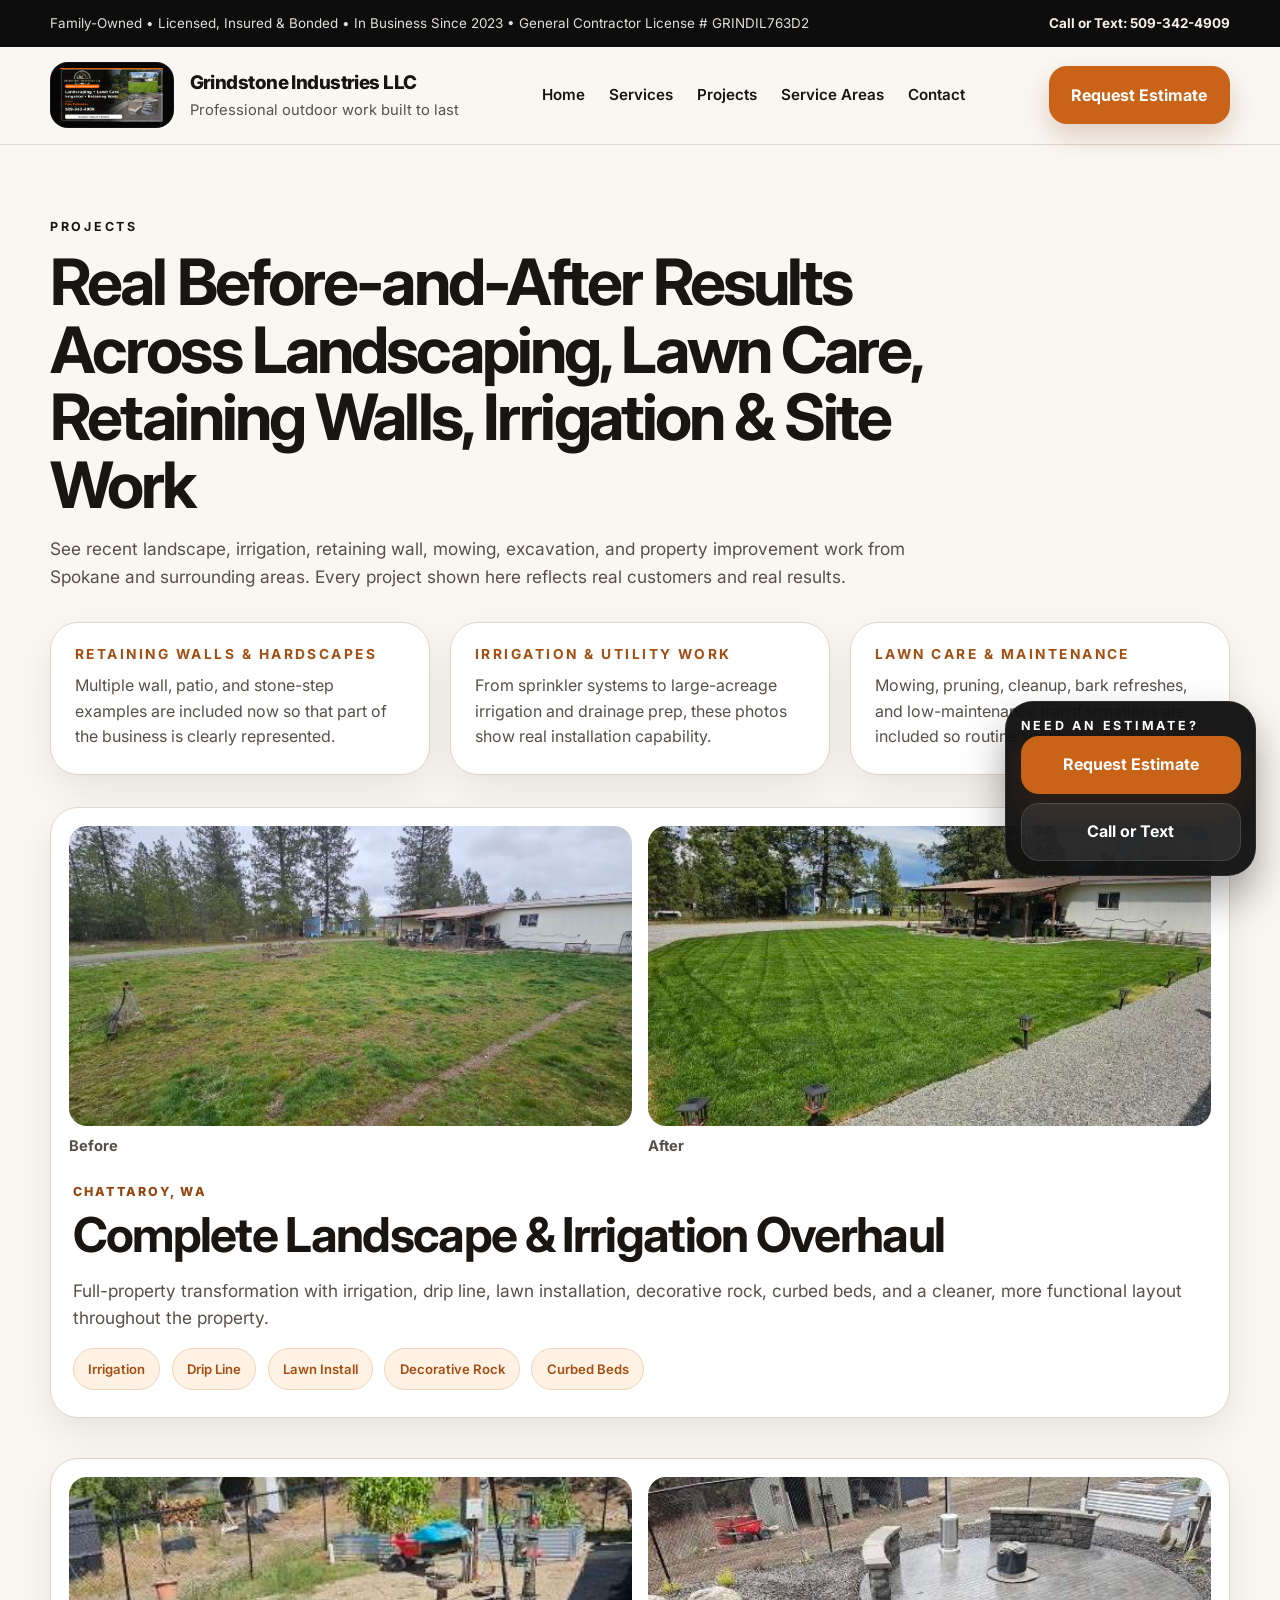
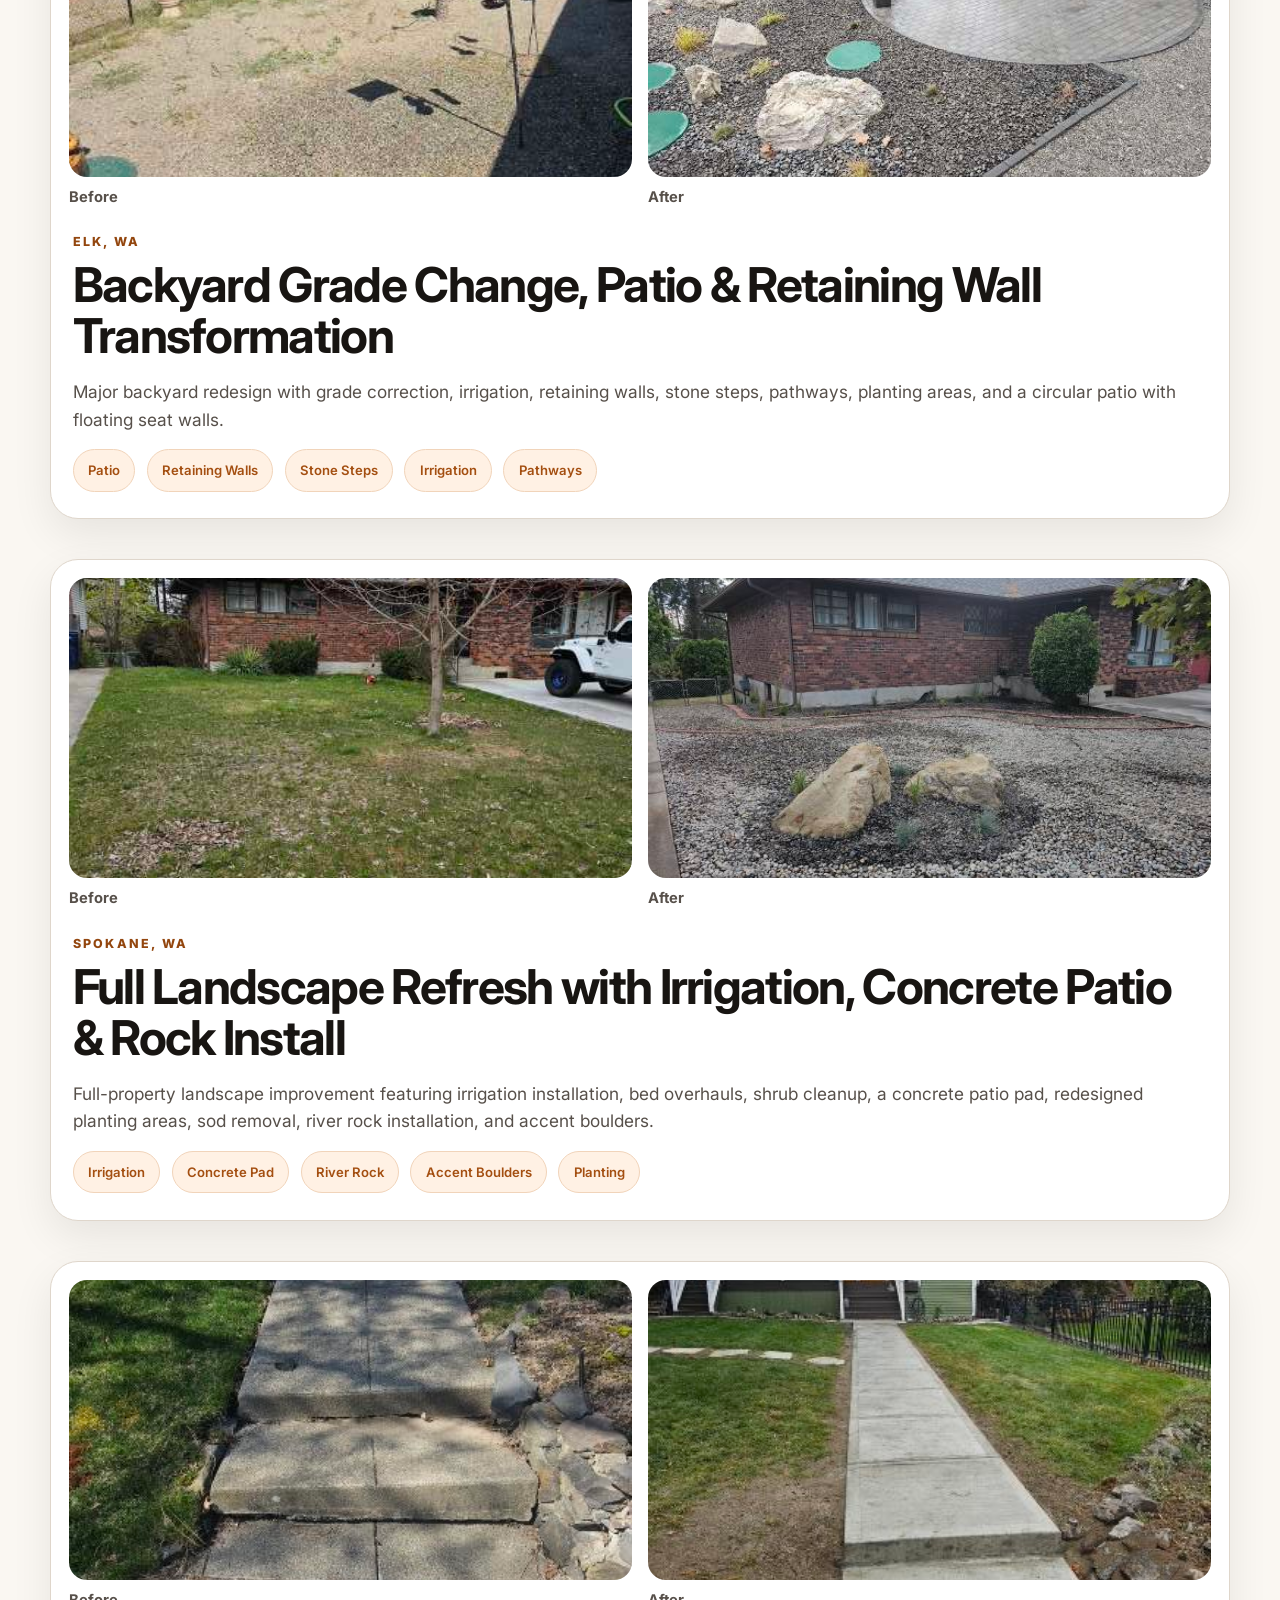
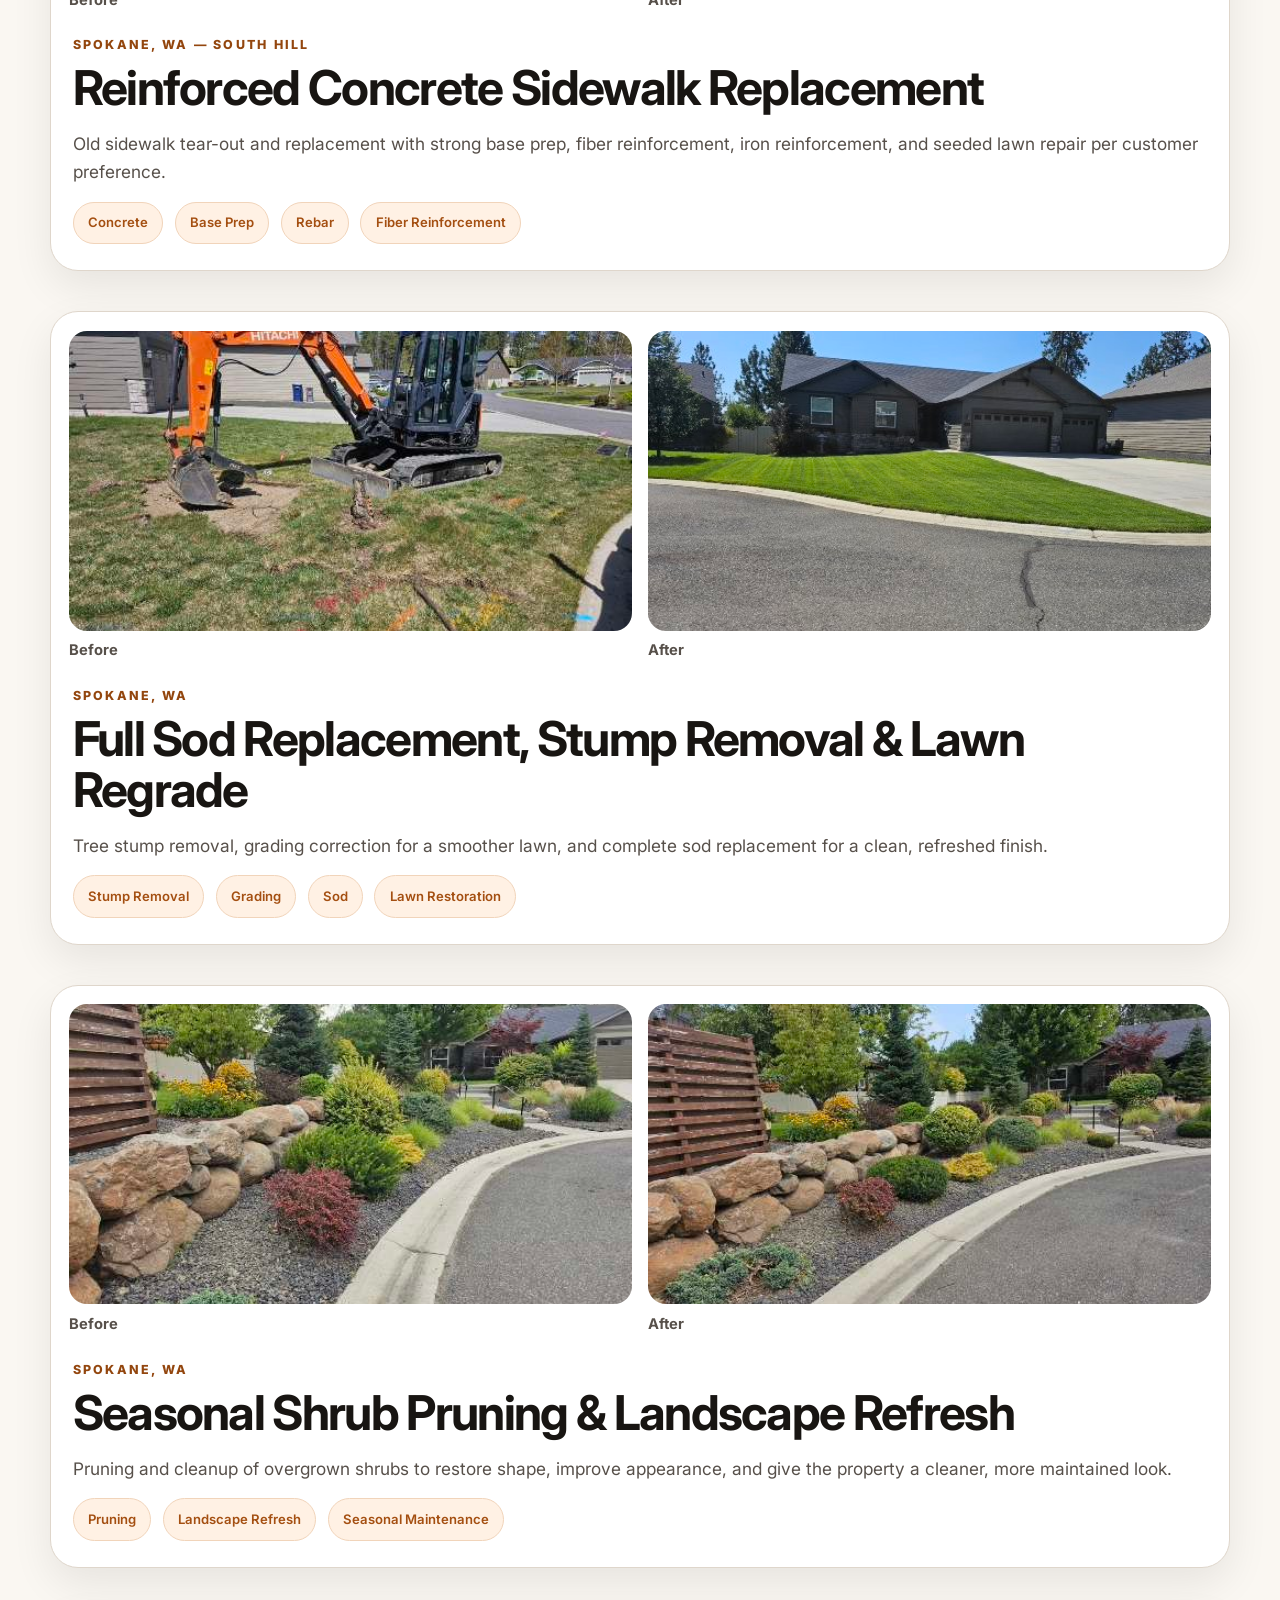
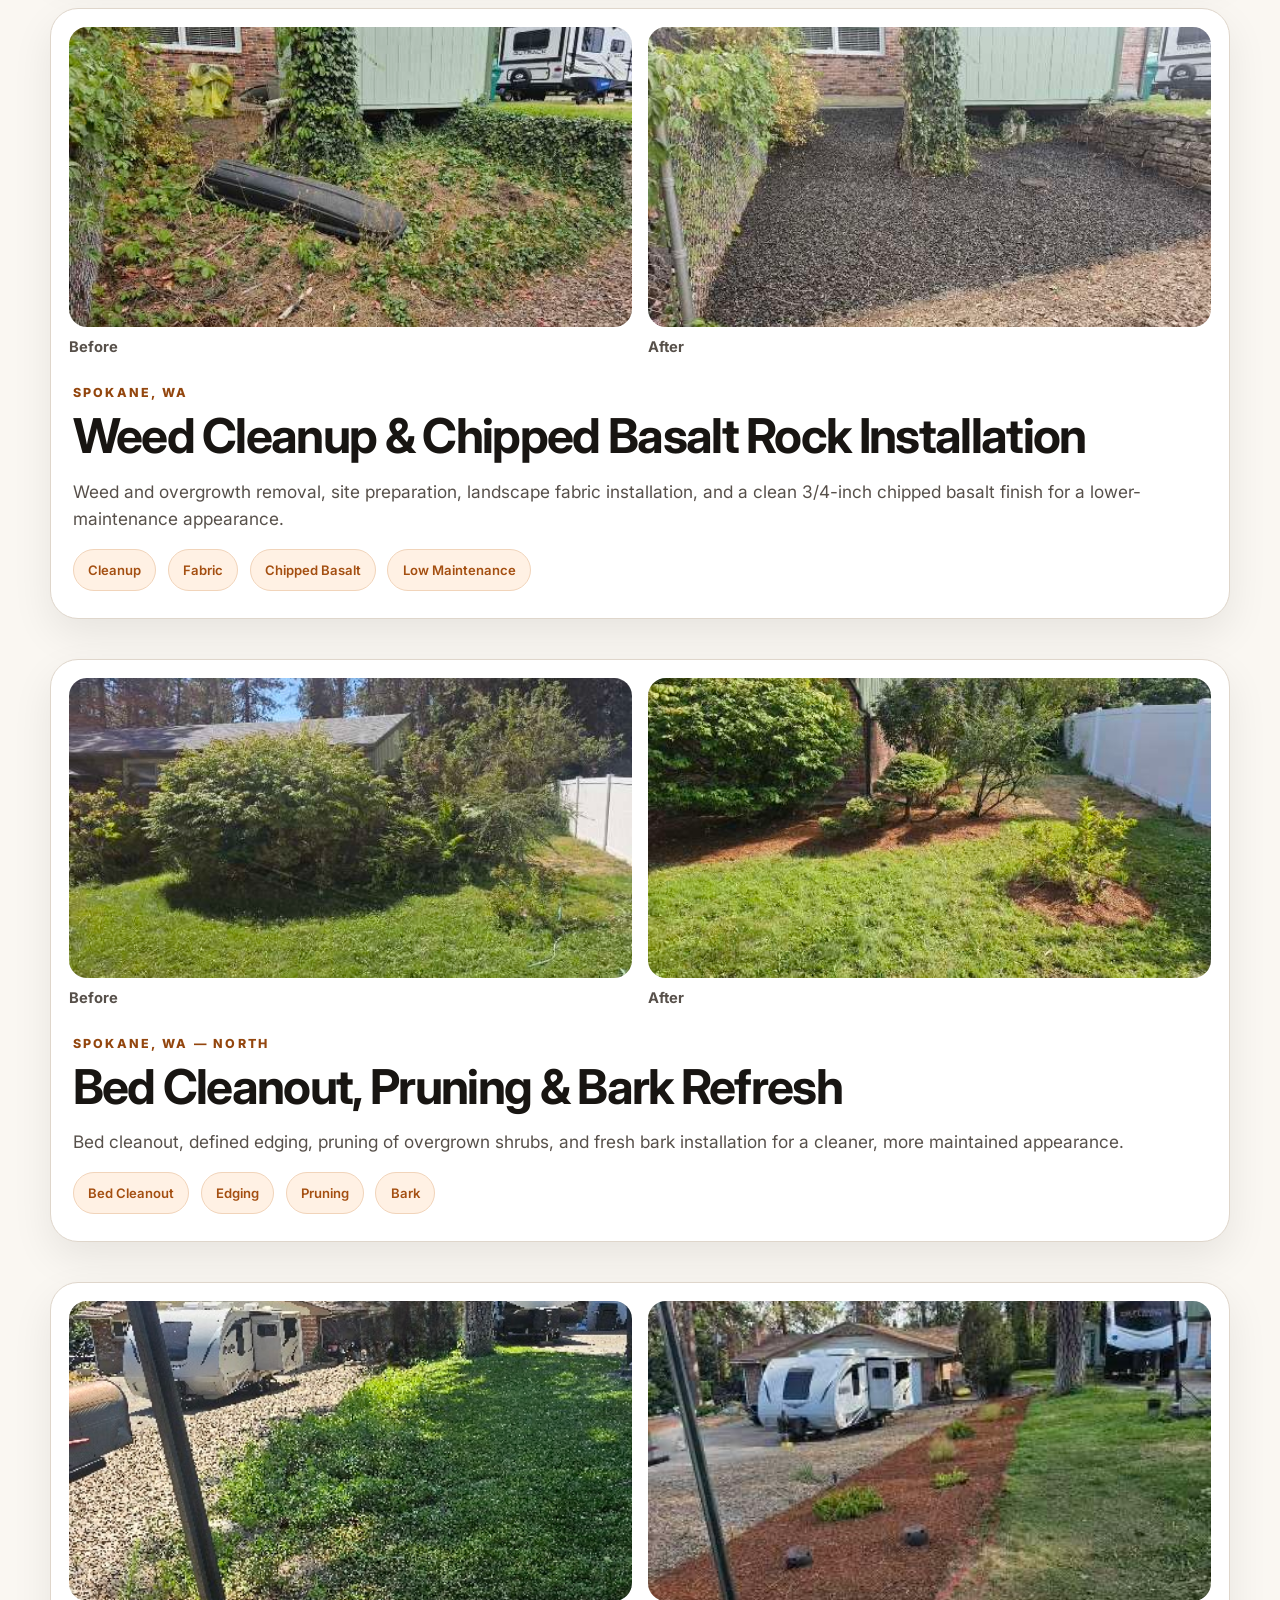
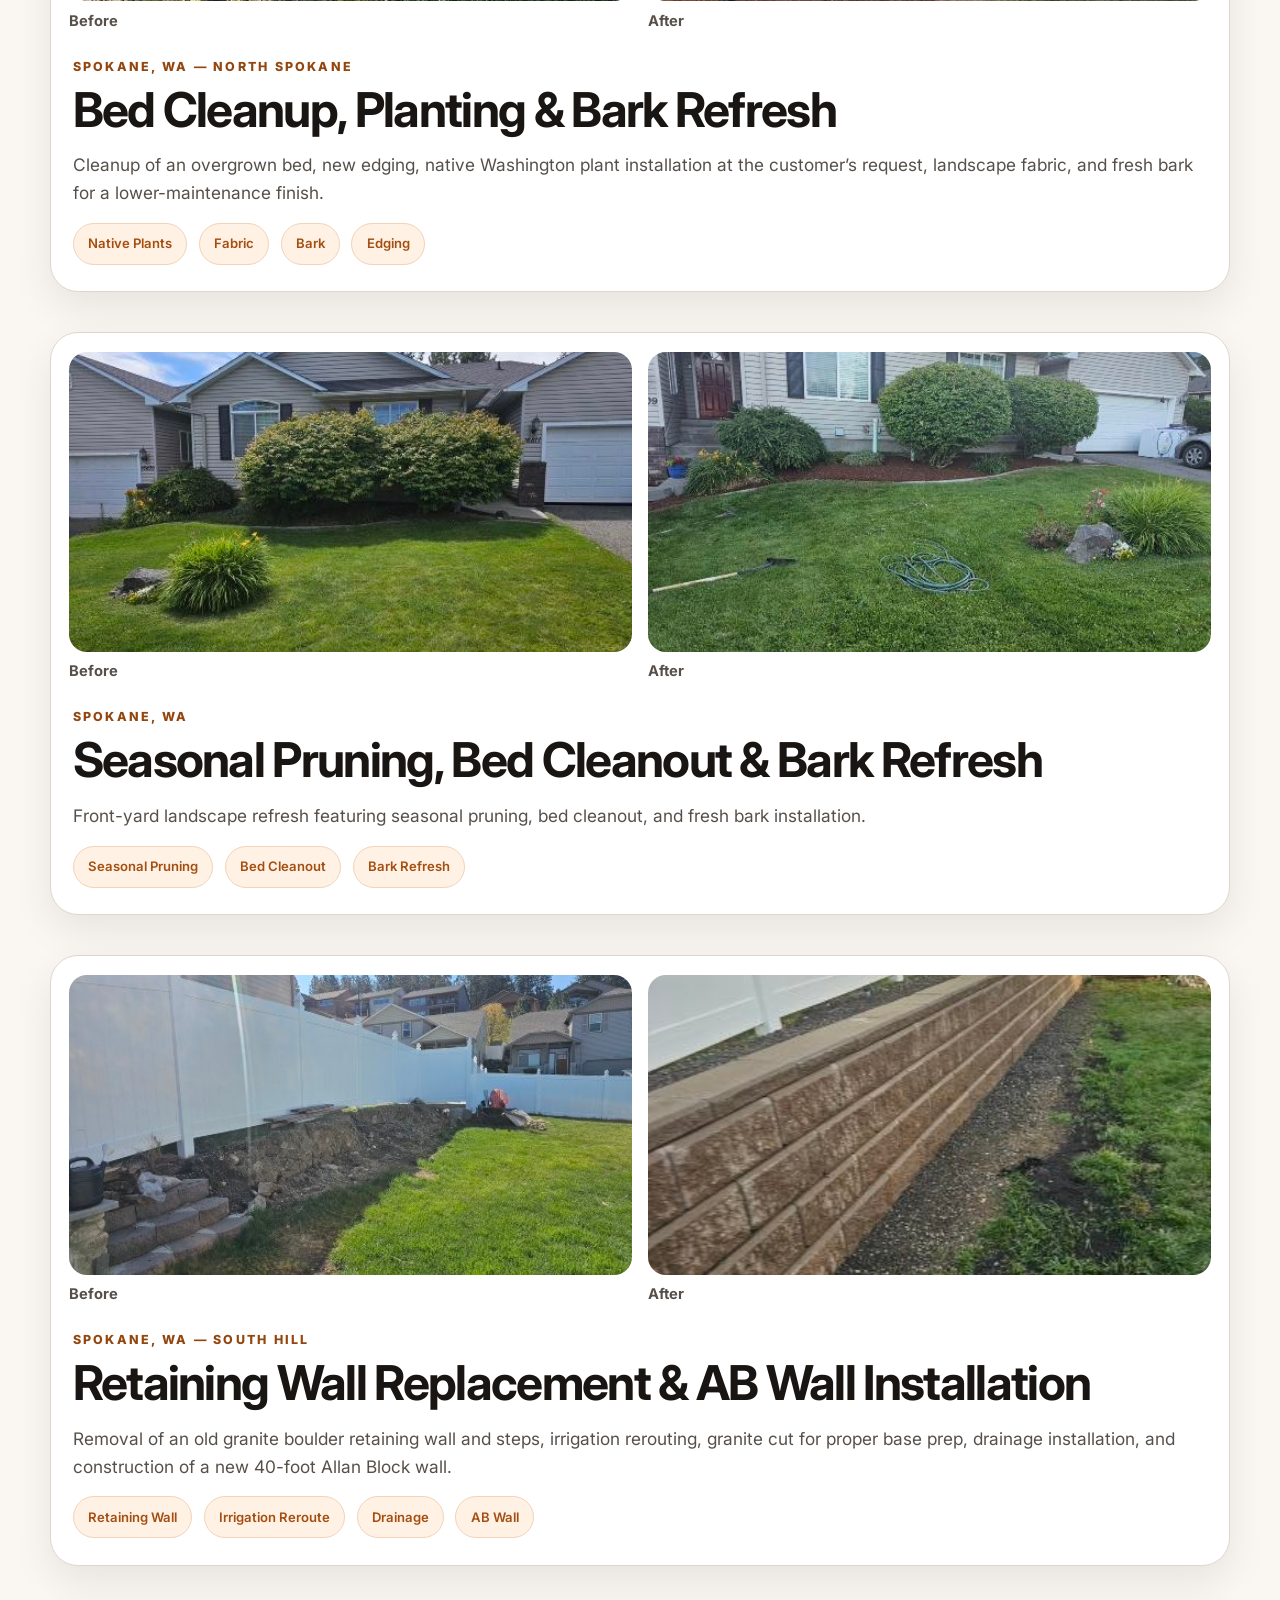
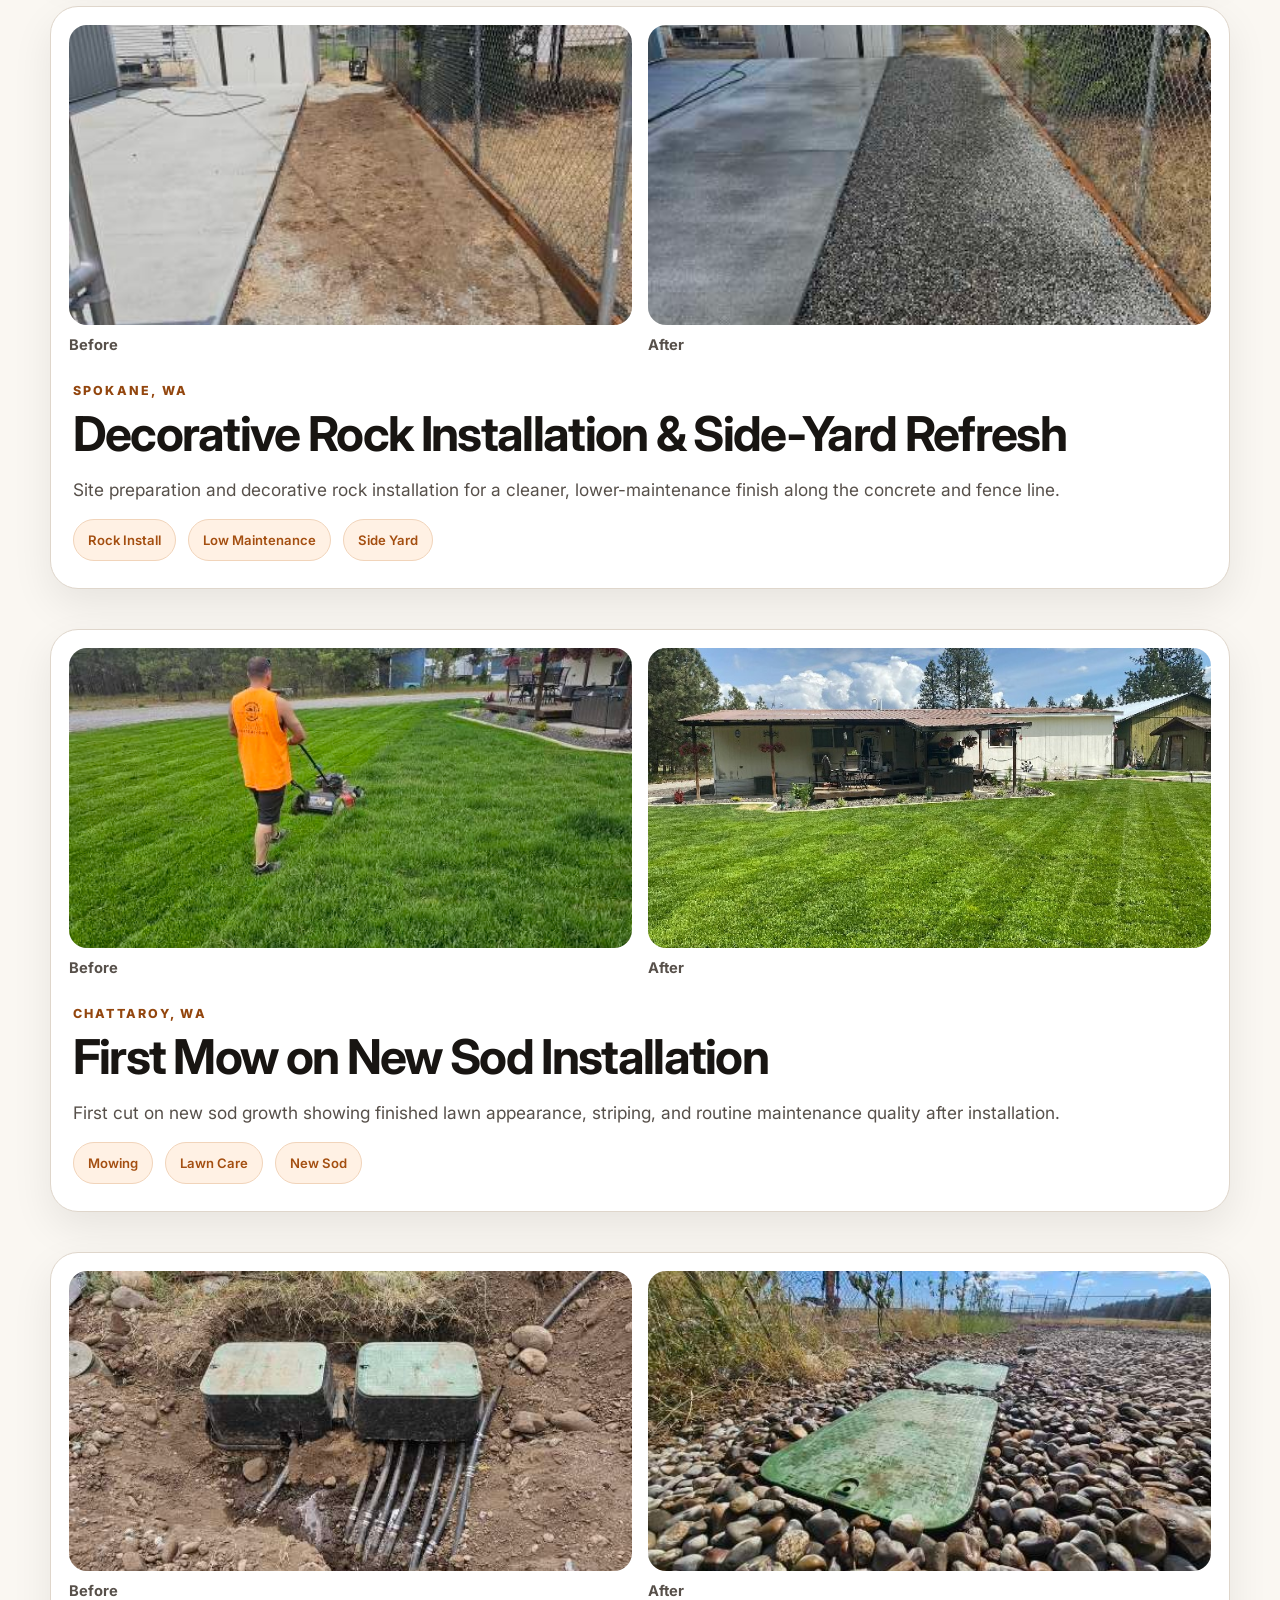
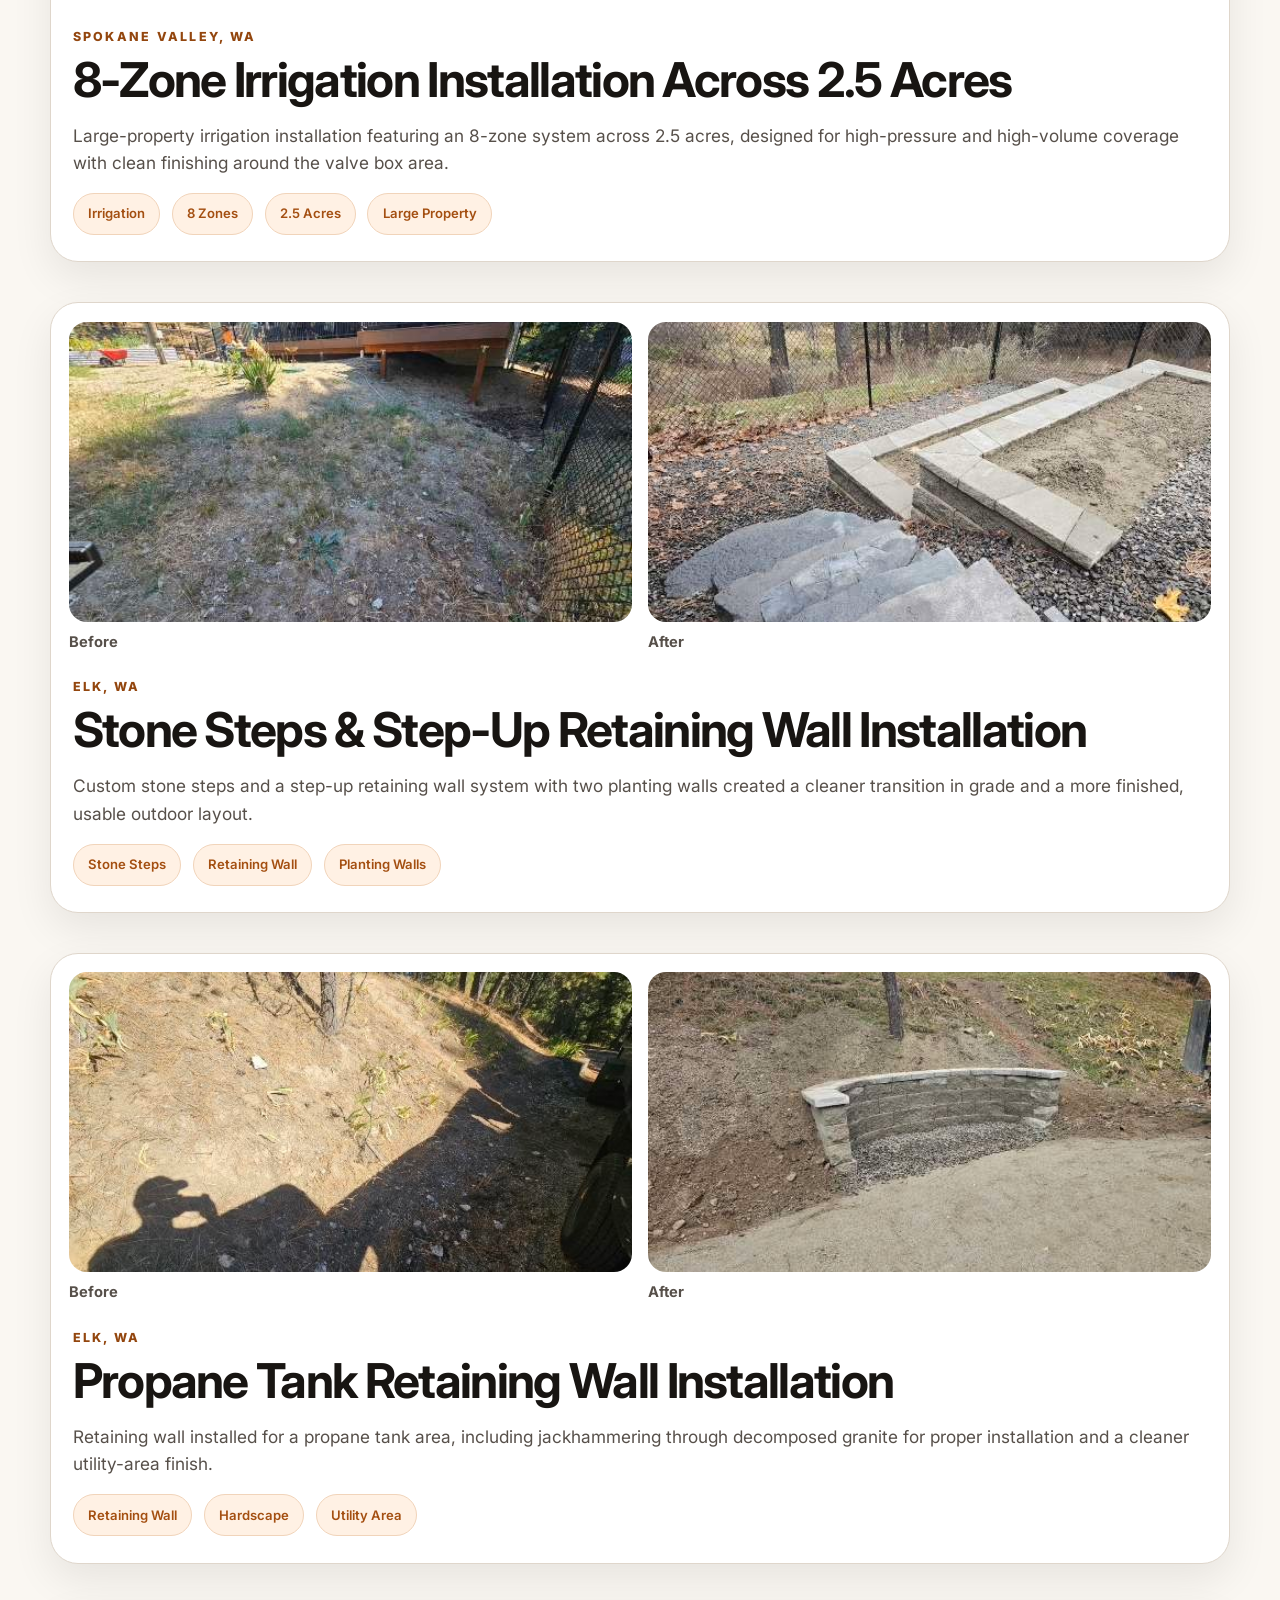
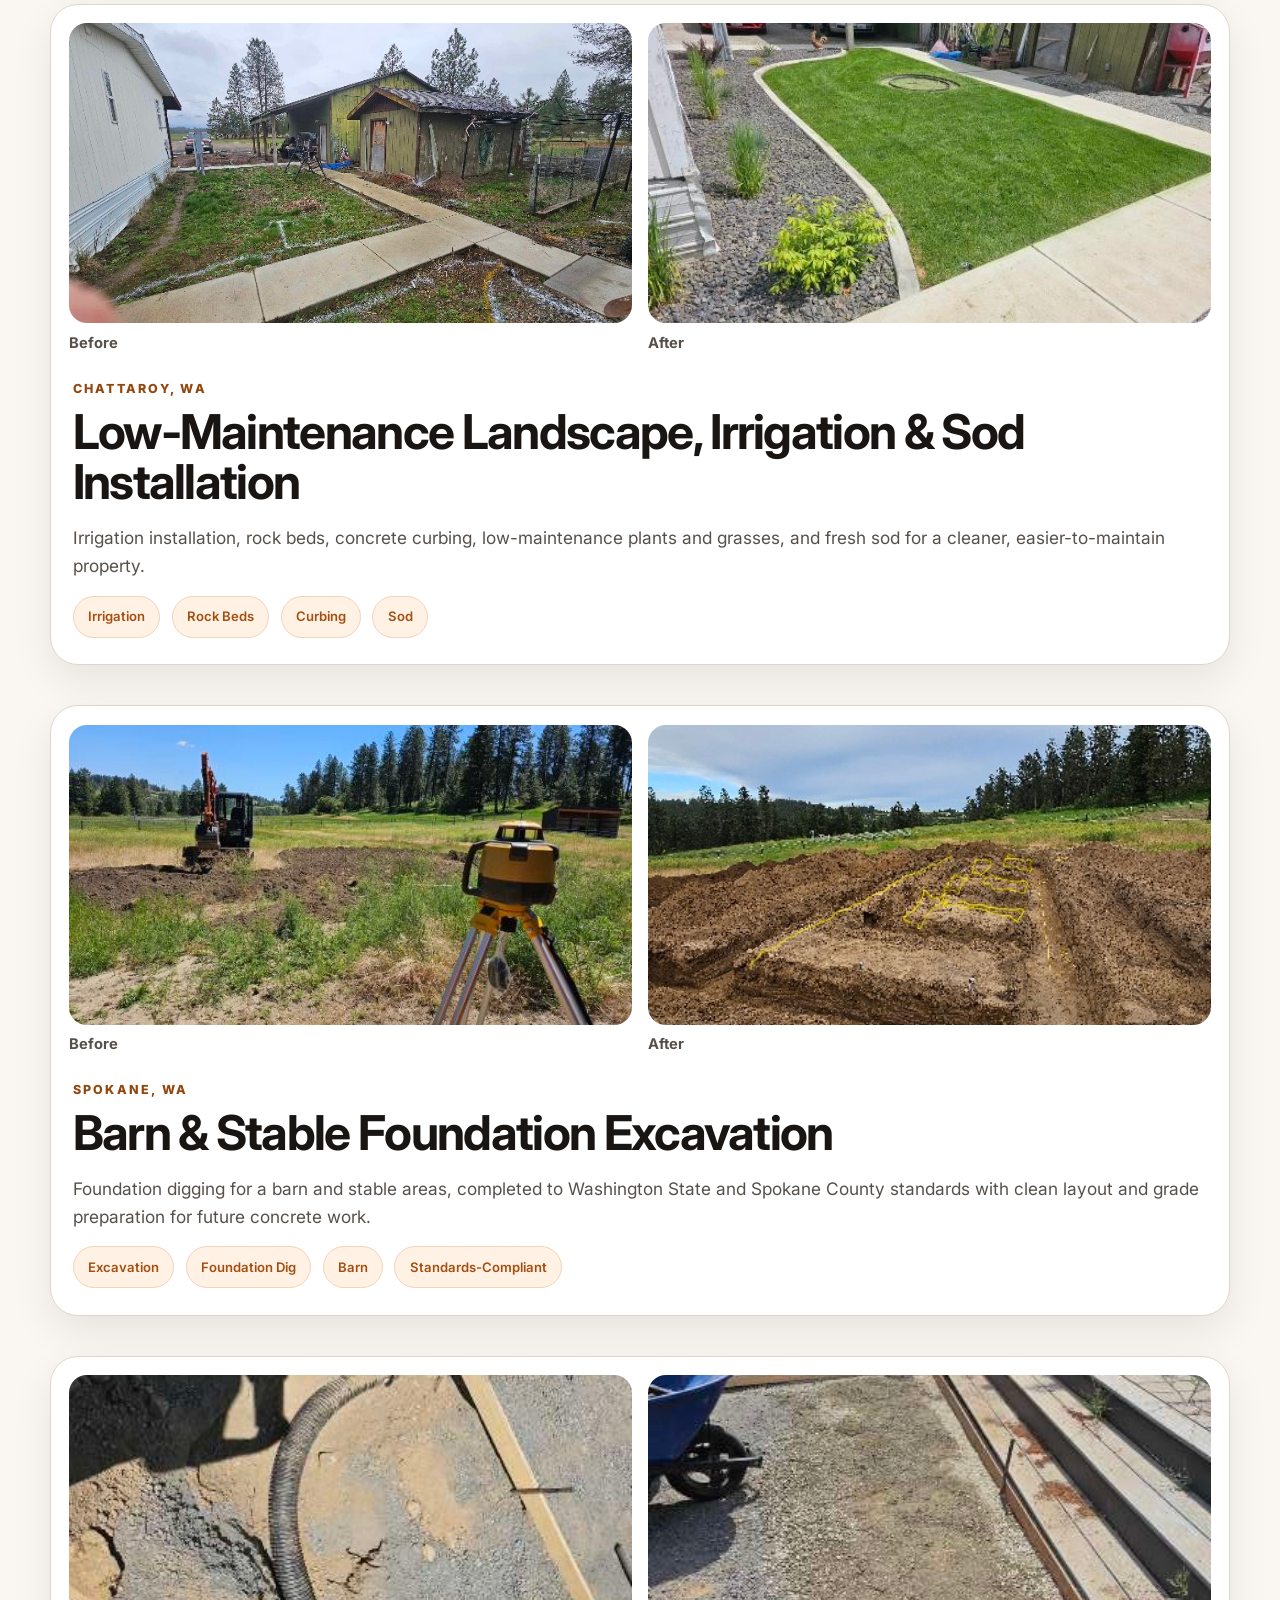
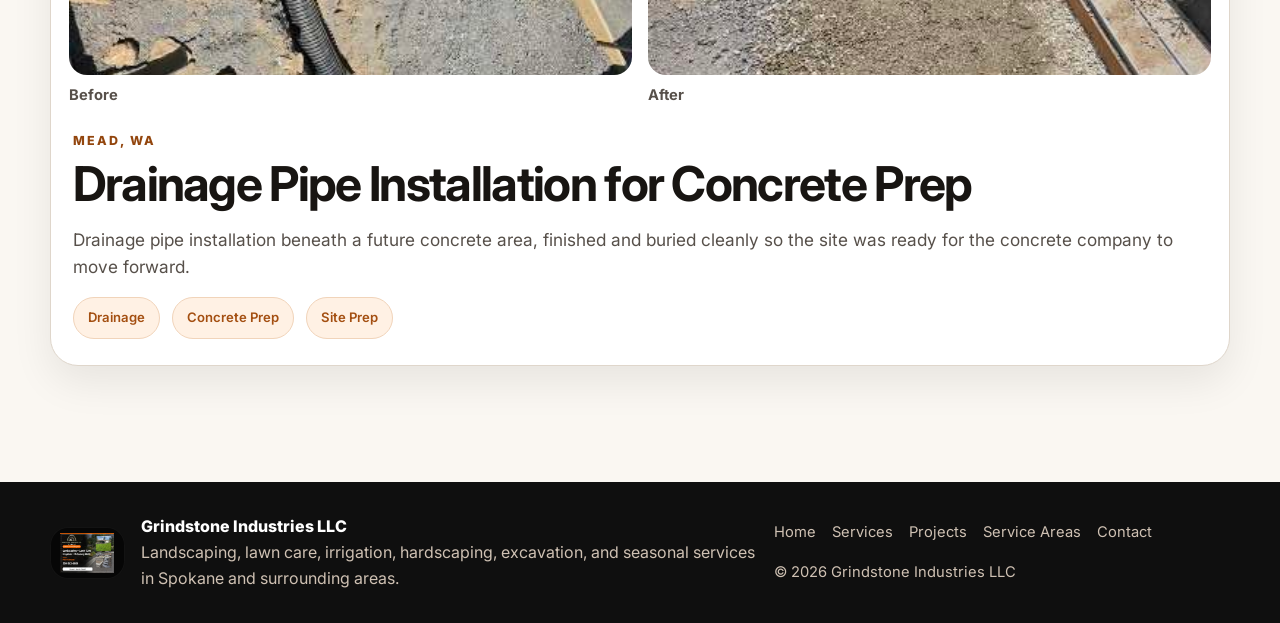
<file: projects.html>
<!DOCTYPE html>
<html lang="en">
<head>
  <!-- Google tag (gtag.js) -->
  <script async src="https://www.googletagmanager.com/gtag/js?id=G-F25L77D9PQ"></script>
  <script>
    window.dataLayer = window.dataLayer || [];
    function gtag(){dataLayer.push(arguments);}
    gtag('js', new Date());

    gtag('config', 'G-F25L77D9PQ');
  </script>
  <meta charset="UTF-8" />
  <meta name="viewport" content="width=device-width, initial-scale=1.0" />
  <title>Projects | Grindstone Industries LLC</title>
  <meta name="description" content="Before-and-after project gallery showing retaining walls, irrigation installs, mowing, lawn care, excavation, rock installs, concrete work, and landscape transformations across Spokane and surrounding areas." />
  <link rel="canonical" href="https://www.grindstoneindustriesllc.com/projects.html" />
  <meta name="theme-color" content="#111111" />
  <meta property="og:title" content="Projects | Grindstone Industries LLC" />
  <meta property="og:description" content="Before-and-after project gallery showing retaining walls, irrigation installs, mowing, lawn care, excavation, rock installs, concrete work, and landscape transformations across Spokane and surrounding areas." />
  <meta property="og:type" content="website" />
  <meta property="og:url" content="https://www.grindstoneindustriesllc.com/projects.html" />
  <meta property="og:image" content="https://www.grindstoneindustriesllc.com/assets/images/branding/social-preview.jpg" />
  <meta property="og:site_name" content="Grindstone Industries LLC" />
  <meta property="og:image:alt" content="Grindstone Industries LLC landscaping, lawn care, irrigation, retaining walls, and outdoor improvement services in Spokane and surrounding areas" />
  <meta property="og:image:width" content="1200" />
  <meta property="og:image:height" content="630" />
  <meta name="twitter:image:alt" content="Grindstone Industries LLC landscaping, lawn care, irrigation, retaining walls, and outdoor improvement services in Spokane and surrounding areas" />
  <meta name="twitter:title" content="Projects | Grindstone Industries LLC" />
  <meta name="twitter:description" content="Before-and-after project gallery showing retaining walls, irrigation installs, mowing, lawn care, excavation, rock installs, concrete work, and landscape transformations across Spokane and surrounding areas." />
  <meta name="twitter:image" content="https://www.grindstoneindustriesllc.com/assets/images/branding/social-preview.jpg" />
  <meta name="twitter:card" content="summary_large_image" />
  <link rel="preconnect" href="https://fonts.googleapis.com" />
  <link rel="preconnect" href="https://fonts.gstatic.com" crossorigin />
  <link href="https://fonts.googleapis.com/css2?family=Inter:wght@400;500;600;700;800&display=swap" rel="stylesheet" />
  <link rel="stylesheet" href="styles.css" />
  
</head>
<body>
  <div class="topbar">
    <div class="container topbar-inner">
      <div class="service-note">Family-Owned • Licensed, Insured &amp; Bonded • In Business Since 2023 • General Contractor License # GRINDIL763D2</div>
      <a href="tel:15093424909"><strong>Call or Text: 509-342-4909</strong></a>
    </div>
  </div>

  <header class="site-header">
    <div class="container navbar">
      <a class="brand" href="index.html" aria-label="Grindstone Industries home">
        <span class="brand-logo-wrap"><img src="assets/images/branding/social-preview.jpg" alt="Grindstone Industries LLC logo" /></span>
        <div>
          <div class="brand-name">Grindstone Industries LLC</div>
          <div class="brand-tag">Professional outdoor work built to last</div>
        </div>
      </a>

      <nav class="nav-links" aria-label="Primary navigation">
        <a href="index.html">Home</a>
        <a href="services.html">Services</a>
        <a href="projects.html">Projects</a>
        <a href="service-areas.html">Service Areas</a>
        <a href="contact.html">Contact</a>
      </nav>

      <div class="nav-cta">
        <a class="btn btn-primary" href="contact.html#estimate-form">Request Estimate</a>
        <button class="icon-button" type="button" data-menu-button aria-label="Toggle menu" aria-expanded="false">☰</button>
      </div>
    </div>
    <div class="container mobile-panel" data-mobile-panel>
      <a href="index.html">Home</a>
      <a href="services.html">Services</a>
      <a href="projects.html">Projects</a>
      <a href="service-areas.html">Service Areas</a>
      <a href="contact.html">Contact</a>
      <a href="contact.html#estimate-form">Request Estimate</a>
    </div>
  </header>

<main>
  <section class="section" style="padding-top:72px;">
    <div class="container">
      <div class="section-label">Projects</div>
      <h1 style="margin-top:.7rem; font-size: clamp(2.35rem,5vw,4rem); max-width: 920px;">Real Before-and-After Results Across Landscaping, Lawn Care, Retaining Walls, Irrigation &amp; Site Work</h1>
      <p class="body-lg" style="margin-top:1rem; max-width: 900px;">See recent landscape, irrigation, retaining wall, mowing, excavation, and property improvement work from Spokane and surrounding areas. Every project shown here reflects real customers and real results.</p>
      <div class="category-grid">
        <article class="category-card"><h3>Retaining Walls &amp; Hardscapes</h3><p>Multiple wall, patio, and stone-step examples are included now so that part of the business is clearly represented.</p></article>
        <article class="category-card"><h3>Irrigation &amp; Utility Work</h3><p>From sprinkler systems to large-acreage irrigation and drainage prep, these photos show real installation capability.</p></article>
        <article class="category-card"><h3>Lawn Care &amp; Maintenance</h3><p>Mowing, pruning, cleanup, bark refreshes, and low-maintenance transformations are included so routine services are visible too.</p></article>
      </div>
      <div style="margin-top:2rem; display:grid; gap:1.25rem;"><article class="project-detail">
      <div class="before-after">
        <figure><img src="assets/images/projects/project1-before.jpg" alt="Before Complete Landscape & Irrigation Overhaul in Chattaroy, WA" /><figcaption>Before</figcaption></figure>
        <figure><img src="assets/images/projects/project1-after.jpg" alt="After Complete Landscape & Irrigation Overhaul in Chattaroy, WA" /><figcaption>After</figcaption></figure>
      </div>
      <div class="project-detail-content">
        <div class="project-location">Chattaroy, WA</div>
        <h2 style="margin-top:.5rem;">Complete Landscape & Irrigation Overhaul</h2>
        <p class="body-lg" style="margin-top:1rem;">Full-property transformation with irrigation, drip line, lawn installation, decorative rock, curbed beds, and a cleaner, more functional layout throughout the property.</p>
        <div class="tag-list" style="margin-top:1rem;"><span class="tag">Irrigation</span><span class="tag">Drip Line</span><span class="tag">Lawn Install</span><span class="tag">Decorative Rock</span><span class="tag">Curbed Beds</span></div>
      </div>
    </article><article class="project-detail">
      <div class="before-after">
        <figure><img src="assets/images/projects/project2-before.jpg" alt="Before Backyard Grade Change, Patio & Retaining Wall Transformation in Elk, WA" /><figcaption>Before</figcaption></figure>
        <figure><img src="assets/images/projects/project2-after.jpg" alt="After Backyard Grade Change, Patio & Retaining Wall Transformation in Elk, WA" /><figcaption>After</figcaption></figure>
      </div>
      <div class="project-detail-content">
        <div class="project-location">Elk, WA</div>
        <h2 style="margin-top:.5rem;">Backyard Grade Change, Patio & Retaining Wall Transformation</h2>
        <p class="body-lg" style="margin-top:1rem;">Major backyard redesign with grade correction, irrigation, retaining walls, stone steps, pathways, planting areas, and a circular patio with floating seat walls.</p>
        <div class="tag-list" style="margin-top:1rem;"><span class="tag">Patio</span><span class="tag">Retaining Walls</span><span class="tag">Stone Steps</span><span class="tag">Irrigation</span><span class="tag">Pathways</span></div>
      </div>
    </article><article class="project-detail">
      <div class="before-after">
        <figure><img src="assets/images/projects/project3-before.jpg" alt="Before Full Landscape Refresh with Irrigation, Concrete Patio & Rock Install in Spokane, WA" /><figcaption>Before</figcaption></figure>
        <figure><img src="assets/images/projects/project3-after.jpg" alt="After Full Landscape Refresh with Irrigation, Concrete Patio & Rock Install in Spokane, WA" /><figcaption>After</figcaption></figure>
      </div>
      <div class="project-detail-content">
        <div class="project-location">Spokane, WA</div>
        <h2 style="margin-top:.5rem;">Full Landscape Refresh with Irrigation, Concrete Patio & Rock Install</h2>
        <p class="body-lg" style="margin-top:1rem;">Full-property landscape improvement featuring irrigation installation, bed overhauls, shrub cleanup, a concrete patio pad, redesigned planting areas, sod removal, river rock installation, and accent boulders.</p>
        <div class="tag-list" style="margin-top:1rem;"><span class="tag">Irrigation</span><span class="tag">Concrete Pad</span><span class="tag">River Rock</span><span class="tag">Accent Boulders</span><span class="tag">Planting</span></div>
      </div>
    </article><article class="project-detail">
      <div class="before-after">
        <figure><img src="assets/images/projects/project4-before.jpg" alt="Before Reinforced Concrete Sidewalk Replacement in Spokane, WA — South Hill" /><figcaption>Before</figcaption></figure>
        <figure><img src="assets/images/projects/project4-after.jpg" alt="After Reinforced Concrete Sidewalk Replacement in Spokane, WA — South Hill" /><figcaption>After</figcaption></figure>
      </div>
      <div class="project-detail-content">
        <div class="project-location">Spokane, WA — South Hill</div>
        <h2 style="margin-top:.5rem;">Reinforced Concrete Sidewalk Replacement</h2>
        <p class="body-lg" style="margin-top:1rem;">Old sidewalk tear-out and replacement with strong base prep, fiber reinforcement, iron reinforcement, and seeded lawn repair per customer preference.</p>
        <div class="tag-list" style="margin-top:1rem;"><span class="tag">Concrete</span><span class="tag">Base Prep</span><span class="tag">Rebar</span><span class="tag">Fiber Reinforcement</span></div>
      </div>
    </article><article class="project-detail">
      <div class="before-after">
        <figure><img src="assets/images/projects/project5-before.jpg" alt="Before Full Sod Replacement, Stump Removal & Lawn Regrade in Spokane, WA" /><figcaption>Before</figcaption></figure>
        <figure><img src="assets/images/projects/project5-after.jpg" alt="After Full Sod Replacement, Stump Removal & Lawn Regrade in Spokane, WA" /><figcaption>After</figcaption></figure>
      </div>
      <div class="project-detail-content">
        <div class="project-location">Spokane, WA</div>
        <h2 style="margin-top:.5rem;">Full Sod Replacement, Stump Removal & Lawn Regrade</h2>
        <p class="body-lg" style="margin-top:1rem;">Tree stump removal, grading correction for a smoother lawn, and complete sod replacement for a clean, refreshed finish.</p>
        <div class="tag-list" style="margin-top:1rem;"><span class="tag">Stump Removal</span><span class="tag">Grading</span><span class="tag">Sod</span><span class="tag">Lawn Restoration</span></div>
      </div>
    </article><article class="project-detail">
      <div class="before-after">
        <figure><img src="assets/images/projects/project6-before.jpg" alt="Before Seasonal Shrub Pruning & Landscape Refresh in Spokane, WA" /><figcaption>Before</figcaption></figure>
        <figure><img src="assets/images/projects/project6-after.jpg" alt="After Seasonal Shrub Pruning & Landscape Refresh in Spokane, WA" /><figcaption>After</figcaption></figure>
      </div>
      <div class="project-detail-content">
        <div class="project-location">Spokane, WA</div>
        <h2 style="margin-top:.5rem;">Seasonal Shrub Pruning & Landscape Refresh</h2>
        <p class="body-lg" style="margin-top:1rem;">Pruning and cleanup of overgrown shrubs to restore shape, improve appearance, and give the property a cleaner, more maintained look.</p>
        <div class="tag-list" style="margin-top:1rem;"><span class="tag">Pruning</span><span class="tag">Landscape Refresh</span><span class="tag">Seasonal Maintenance</span></div>
      </div>
    </article><article class="project-detail">
      <div class="before-after">
        <figure><img src="assets/images/projects/project7-before.jpg" alt="Before Weed Cleanup & Chipped Basalt Rock Installation in Spokane, WA" /><figcaption>Before</figcaption></figure>
        <figure><img src="assets/images/projects/project7-after.jpg" alt="After Weed Cleanup & Chipped Basalt Rock Installation in Spokane, WA" /><figcaption>After</figcaption></figure>
      </div>
      <div class="project-detail-content">
        <div class="project-location">Spokane, WA</div>
        <h2 style="margin-top:.5rem;">Weed Cleanup & Chipped Basalt Rock Installation</h2>
        <p class="body-lg" style="margin-top:1rem;">Weed and overgrowth removal, site preparation, landscape fabric installation, and a clean 3/4-inch chipped basalt finish for a lower-maintenance appearance.</p>
        <div class="tag-list" style="margin-top:1rem;"><span class="tag">Cleanup</span><span class="tag">Fabric</span><span class="tag">Chipped Basalt</span><span class="tag">Low Maintenance</span></div>
      </div>
    </article><article class="project-detail">
      <div class="before-after">
        <figure><img src="assets/images/projects/project8-before.jpg" alt="Before Bed Cleanout, Pruning & Bark Refresh in Spokane, WA — North" /><figcaption>Before</figcaption></figure>
        <figure><img src="assets/images/projects/project8-after.jpg" alt="After Bed Cleanout, Pruning & Bark Refresh in Spokane, WA — North" /><figcaption>After</figcaption></figure>
      </div>
      <div class="project-detail-content">
        <div class="project-location">Spokane, WA — North</div>
        <h2 style="margin-top:.5rem;">Bed Cleanout, Pruning & Bark Refresh</h2>
        <p class="body-lg" style="margin-top:1rem;">Bed cleanout, defined edging, pruning of overgrown shrubs, and fresh bark installation for a cleaner, more maintained appearance.</p>
        <div class="tag-list" style="margin-top:1rem;"><span class="tag">Bed Cleanout</span><span class="tag">Edging</span><span class="tag">Pruning</span><span class="tag">Bark</span></div>
      </div>
    </article><article class="project-detail">
      <div class="before-after">
        <figure><img src="assets/images/projects/project9-before.jpg" alt="Before Bed Cleanup, Planting & Bark Refresh in Spokane, WA — North Spokane" /><figcaption>Before</figcaption></figure>
        <figure><img src="assets/images/projects/project9-after.jpg" alt="After Bed Cleanup, Planting & Bark Refresh in Spokane, WA — North Spokane" /><figcaption>After</figcaption></figure>
      </div>
      <div class="project-detail-content">
        <div class="project-location">Spokane, WA — North Spokane</div>
        <h2 style="margin-top:.5rem;">Bed Cleanup, Planting & Bark Refresh</h2>
        <p class="body-lg" style="margin-top:1rem;">Cleanup of an overgrown bed, new edging, native Washington plant installation at the customer’s request, landscape fabric, and fresh bark for a lower-maintenance finish.</p>
        <div class="tag-list" style="margin-top:1rem;"><span class="tag">Native Plants</span><span class="tag">Fabric</span><span class="tag">Bark</span><span class="tag">Edging</span></div>
      </div>
    </article><article class="project-detail">
      <div class="before-after">
        <figure><img src="assets/images/projects/project10-before.jpg" alt="Before Seasonal Pruning, Bed Cleanout & Bark Refresh in Spokane, WA" /><figcaption>Before</figcaption></figure>
        <figure><img src="assets/images/projects/project10-after.jpg" alt="After Seasonal Pruning, Bed Cleanout & Bark Refresh in Spokane, WA" /><figcaption>After</figcaption></figure>
      </div>
      <div class="project-detail-content">
        <div class="project-location">Spokane, WA</div>
        <h2 style="margin-top:.5rem;">Seasonal Pruning, Bed Cleanout & Bark Refresh</h2>
        <p class="body-lg" style="margin-top:1rem;">Front-yard landscape refresh featuring seasonal pruning, bed cleanout, and fresh bark installation.</p>
        <div class="tag-list" style="margin-top:1rem;"><span class="tag">Seasonal Pruning</span><span class="tag">Bed Cleanout</span><span class="tag">Bark Refresh</span></div>
      </div>
    </article><article class="project-detail">
      <div class="before-after">
        <figure><img src="assets/images/projects/project11-before.jpg" alt="Before Retaining Wall Replacement & AB Wall Installation in Spokane, WA — South Hill" /><figcaption>Before</figcaption></figure>
        <figure><img src="assets/images/projects/project11-after.jpg" alt="After Retaining Wall Replacement & AB Wall Installation in Spokane, WA — South Hill" /><figcaption>After</figcaption></figure>
      </div>
      <div class="project-detail-content">
        <div class="project-location">Spokane, WA — South Hill</div>
        <h2 style="margin-top:.5rem;">Retaining Wall Replacement & AB Wall Installation</h2>
        <p class="body-lg" style="margin-top:1rem;">Removal of an old granite boulder retaining wall and steps, irrigation rerouting, granite cut for proper base prep, drainage installation, and construction of a new 40-foot Allan Block wall.</p>
        <div class="tag-list" style="margin-top:1rem;"><span class="tag">Retaining Wall</span><span class="tag">Irrigation Reroute</span><span class="tag">Drainage</span><span class="tag">AB Wall</span></div>
      </div>
    </article><article class="project-detail">
      <div class="before-after">
        <figure><img src="assets/images/projects/project12-before.jpg" alt="Before Decorative Rock Installation & Side-Yard Refresh in Spokane, WA" /><figcaption>Before</figcaption></figure>
        <figure><img src="assets/images/projects/project12-after.jpg" alt="After Decorative Rock Installation & Side-Yard Refresh in Spokane, WA" /><figcaption>After</figcaption></figure>
      </div>
      <div class="project-detail-content">
        <div class="project-location">Spokane, WA</div>
        <h2 style="margin-top:.5rem;">Decorative Rock Installation & Side-Yard Refresh</h2>
        <p class="body-lg" style="margin-top:1rem;">Site preparation and decorative rock installation for a cleaner, lower-maintenance finish along the concrete and fence line.</p>
        <div class="tag-list" style="margin-top:1rem;"><span class="tag">Rock Install</span><span class="tag">Low Maintenance</span><span class="tag">Side Yard</span></div>
      </div>
    </article><article class="project-detail">
      <div class="before-after">
        <figure><img src="assets/images/projects/project13-before.jpg" alt="Before First Mow on New Sod Installation in Chattaroy, WA" /><figcaption>Before</figcaption></figure>
        <figure><img src="assets/images/projects/project13-after.jpg" alt="After First Mow on New Sod Installation in Chattaroy, WA" /><figcaption>After</figcaption></figure>
      </div>
      <div class="project-detail-content">
        <div class="project-location">Chattaroy, WA</div>
        <h2 style="margin-top:.5rem;">First Mow on New Sod Installation</h2>
        <p class="body-lg" style="margin-top:1rem;">First cut on new sod growth showing finished lawn appearance, striping, and routine maintenance quality after installation.</p>
        <div class="tag-list" style="margin-top:1rem;"><span class="tag">Mowing</span><span class="tag">Lawn Care</span><span class="tag">New Sod</span></div>
      </div>
    </article><article class="project-detail">
      <div class="before-after">
        <figure><img src="assets/images/projects/project14-before.jpg" alt="Before 8-Zone Irrigation Installation Across 2.5 Acres in Spokane Valley, WA" /><figcaption>Before</figcaption></figure>
        <figure><img src="assets/images/projects/project14-after.jpg" alt="After 8-Zone Irrigation Installation Across 2.5 Acres in Spokane Valley, WA" /><figcaption>After</figcaption></figure>
      </div>
      <div class="project-detail-content">
        <div class="project-location">Spokane Valley, WA</div>
        <h2 style="margin-top:.5rem;">8-Zone Irrigation Installation Across 2.5 Acres</h2>
        <p class="body-lg" style="margin-top:1rem;">Large-property irrigation installation featuring an 8-zone system across 2.5 acres, designed for high-pressure and high-volume coverage with clean finishing around the valve box area.</p>
        <div class="tag-list" style="margin-top:1rem;"><span class="tag">Irrigation</span><span class="tag">8 Zones</span><span class="tag">2.5 Acres</span><span class="tag">Large Property</span></div>
      </div>
    </article><article class="project-detail">
      <div class="before-after">
        <figure><img src="assets/images/projects/project15-before.jpg" alt="Before Stone Steps & Step-Up Retaining Wall Installation in Elk, WA" /><figcaption>Before</figcaption></figure>
        <figure><img src="assets/images/projects/project15-after.jpg" alt="After Stone Steps & Step-Up Retaining Wall Installation in Elk, WA" /><figcaption>After</figcaption></figure>
      </div>
      <div class="project-detail-content">
        <div class="project-location">Elk, WA</div>
        <h2 style="margin-top:.5rem;">Stone Steps & Step-Up Retaining Wall Installation</h2>
        <p class="body-lg" style="margin-top:1rem;">Custom stone steps and a step-up retaining wall system with two planting walls created a cleaner transition in grade and a more finished, usable outdoor layout.</p>
        <div class="tag-list" style="margin-top:1rem;"><span class="tag">Stone Steps</span><span class="tag">Retaining Wall</span><span class="tag">Planting Walls</span></div>
      </div>
    </article><article class="project-detail">
      <div class="before-after">
        <figure><img src="assets/images/projects/project16-before.jpg" alt="Before Propane Tank Retaining Wall Installation in Elk, WA" /><figcaption>Before</figcaption></figure>
        <figure><img src="assets/images/projects/project16-after.jpg" alt="After Propane Tank Retaining Wall Installation in Elk, WA" /><figcaption>After</figcaption></figure>
      </div>
      <div class="project-detail-content">
        <div class="project-location">Elk, WA</div>
        <h2 style="margin-top:.5rem;">Propane Tank Retaining Wall Installation</h2>
        <p class="body-lg" style="margin-top:1rem;">Retaining wall installed for a propane tank area, including jackhammering through decomposed granite for proper installation and a cleaner utility-area finish.</p>
        <div class="tag-list" style="margin-top:1rem;"><span class="tag">Retaining Wall</span><span class="tag">Hardscape</span><span class="tag">Utility Area</span></div>
      </div>
    </article><article class="project-detail">
      <div class="before-after">
        <figure><img src="assets/images/projects/project17-before.jpg" alt="Before Low-Maintenance Landscape, Irrigation & Sod Installation in Chattaroy, WA" /><figcaption>Before</figcaption></figure>
        <figure><img src="assets/images/projects/project17-after.jpg" alt="After Low-Maintenance Landscape, Irrigation & Sod Installation in Chattaroy, WA" /><figcaption>After</figcaption></figure>
      </div>
      <div class="project-detail-content">
        <div class="project-location">Chattaroy, WA</div>
        <h2 style="margin-top:.5rem;">Low-Maintenance Landscape, Irrigation & Sod Installation</h2>
        <p class="body-lg" style="margin-top:1rem;">Irrigation installation, rock beds, concrete curbing, low-maintenance plants and grasses, and fresh sod for a cleaner, easier-to-maintain property.</p>
        <div class="tag-list" style="margin-top:1rem;"><span class="tag">Irrigation</span><span class="tag">Rock Beds</span><span class="tag">Curbing</span><span class="tag">Sod</span></div>
      </div>
    </article><article class="project-detail">
      <div class="before-after">
        <figure><img src="assets/images/projects/project18-before.jpg" alt="Before Barn & Stable Foundation Excavation in Spokane, WA" /><figcaption>Before</figcaption></figure>
        <figure><img src="assets/images/projects/project18-after.jpg" alt="After Barn & Stable Foundation Excavation in Spokane, WA" /><figcaption>After</figcaption></figure>
      </div>
      <div class="project-detail-content">
        <div class="project-location">Spokane, WA</div>
        <h2 style="margin-top:.5rem;">Barn & Stable Foundation Excavation</h2>
        <p class="body-lg" style="margin-top:1rem;">Foundation digging for a barn and stable areas, completed to Washington State and Spokane County standards with clean layout and grade preparation for future concrete work.</p>
        <div class="tag-list" style="margin-top:1rem;"><span class="tag">Excavation</span><span class="tag">Foundation Dig</span><span class="tag">Barn</span><span class="tag">Standards-Compliant</span></div>
      </div>
    </article><article class="project-detail">
      <div class="before-after">
        <figure><img src="assets/images/projects/project19-before.jpg" alt="Before Drainage Pipe Installation for Concrete Prep in Mead, WA" /><figcaption>Before</figcaption></figure>
        <figure><img src="assets/images/projects/project19-after.jpg" alt="After Drainage Pipe Installation for Concrete Prep in Mead, WA" /><figcaption>After</figcaption></figure>
      </div>
      <div class="project-detail-content">
        <div class="project-location">Mead, WA</div>
        <h2 style="margin-top:.5rem;">Drainage Pipe Installation for Concrete Prep</h2>
        <p class="body-lg" style="margin-top:1rem;">Drainage pipe installation beneath a future concrete area, finished and buried cleanly so the site was ready for the concrete company to move forward.</p>
        <div class="tag-list" style="margin-top:1rem;"><span class="tag">Drainage</span><span class="tag">Concrete Prep</span><span class="tag">Site Prep</span></div>
      </div>
    </article></div>
    </div>
  </section>
</main>

  <footer class="footer">
    <div class="container footer-inner">
      <div class="footer-brand">
        <span class="brand-logo-wrap footer-logo-wrap"><img src="assets/images/branding/social-preview.jpg" alt="Grindstone Industries LLC logo" /></span>
        <div>
          <div style="font-weight:800; color:#fff;">Grindstone Industries LLC</div>
          <div class="small">Landscaping, lawn care, irrigation, hardscaping, excavation, and seasonal services in Spokane and surrounding areas.</div>
        </div>
      </div>
      <div class="footer-links">
        <a href="index.html">Home</a>
        <a href="services.html">Services</a>
        <a href="projects.html">Projects</a>
        <a href="service-areas.html">Service Areas</a>
        <a href="contact.html">Contact</a>
        <span>© <span data-year></span> Grindstone Industries LLC</span>
      </div>
    </div>
  </footer>
  <div class="floating-cta"><div class="small-label">Need an estimate?</div><div style="display:grid; gap:0.55rem; min-width:220px;"><a class="btn btn-primary" href="contact.html#estimate-form">Request Estimate</a><a class="btn btn-darkghost" href="tel:15093424909">Call or Text</a></div></div>
  <div class="mobile-bottom-bar"><div class="mobile-bottom-inner"><a class="btn btn-primary" href="contact.html#estimate-form">Request Estimate</a><a class="btn btn-darkghost" href="tel:15093424909">Call or Text</a></div></div>
  <script src="script.js"></script>
</body>
</html>
</file>
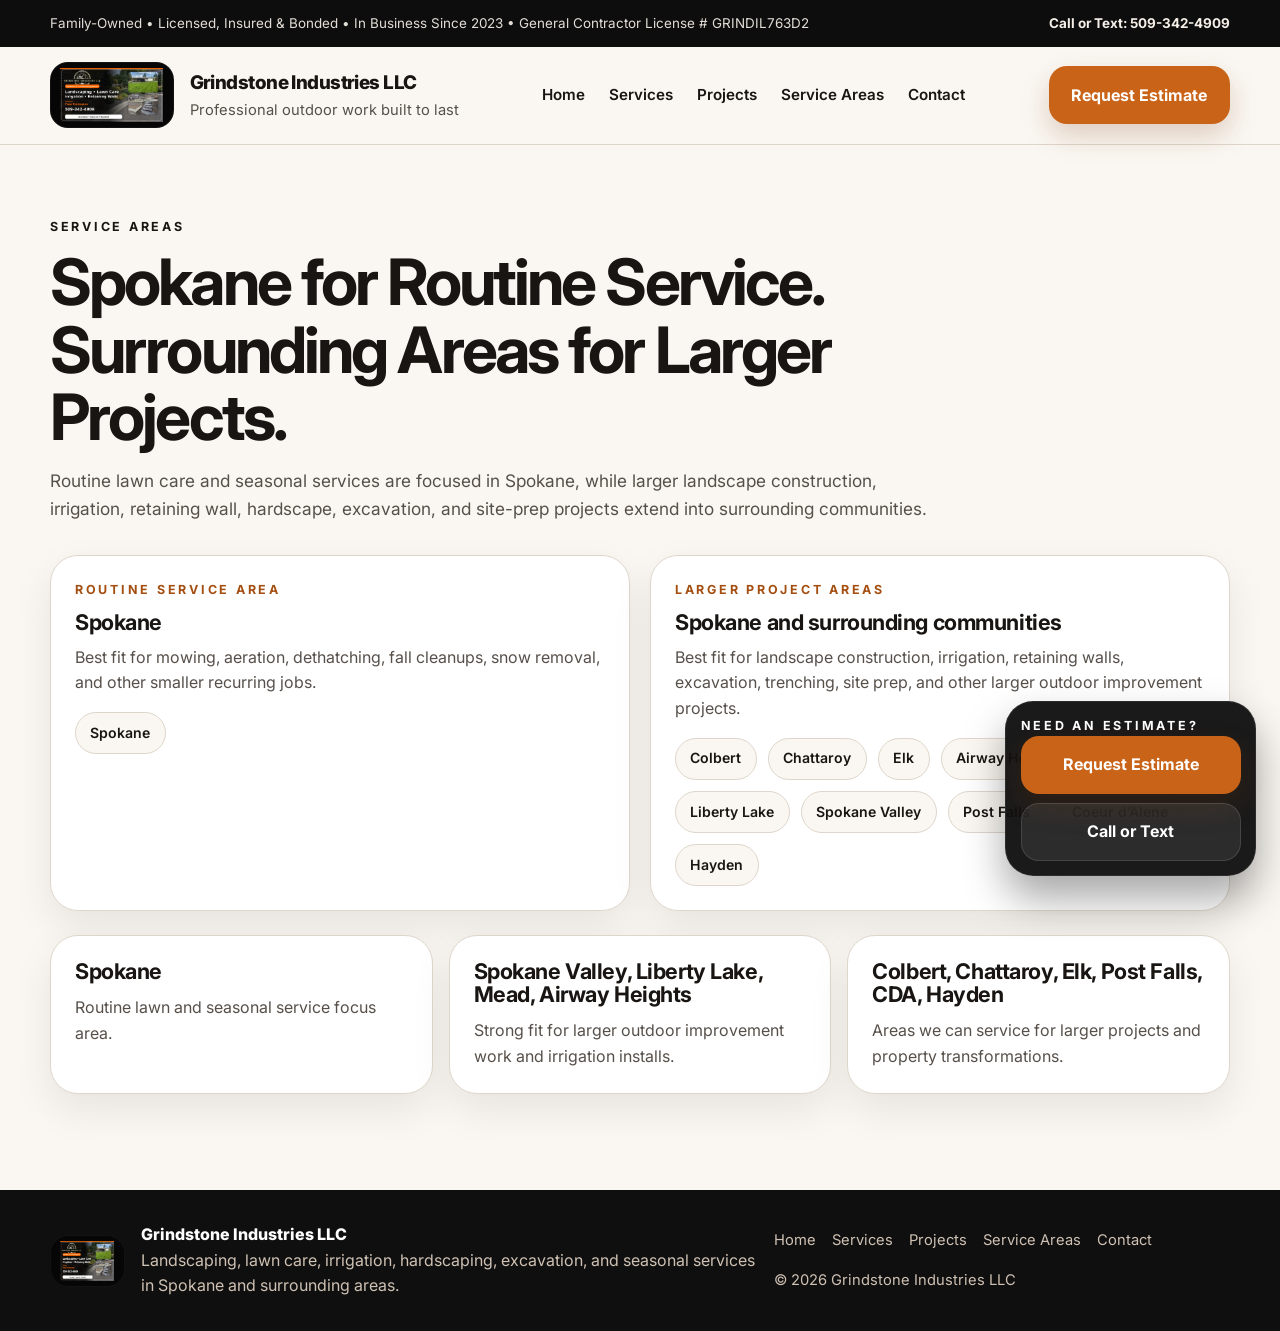
<file: service-areas.html>
<!DOCTYPE html>
<html lang="en">
<head>
  <!-- Google tag (gtag.js) -->
  <script async src="https://www.googletagmanager.com/gtag/js?id=G-F25L77D9PQ"></script>
  <script>
    window.dataLayer = window.dataLayer || [];
    function gtag(){dataLayer.push(arguments);}
    gtag('js', new Date());

    gtag('config', 'G-F25L77D9PQ');
  </script>
  <meta charset="UTF-8" />
  <meta name="viewport" content="width=device-width, initial-scale=1.0" />
  <title>Service Areas | Grindstone Industries LLC</title>
  <meta name="description" content="Spokane service area for mowing, snow removal, and smaller routine jobs, plus surrounding areas for larger landscape, irrigation, retaining wall, excavation, and outdoor improvement projects." />
  <link rel="canonical" href="https://www.grindstoneindustriesllc.com/service-areas.html" />
  <meta name="theme-color" content="#111111" />
  <meta property="og:title" content="Service Areas | Grindstone Industries LLC" />
  <meta property="og:description" content="Spokane service area for mowing, snow removal, and smaller routine jobs, plus surrounding areas for larger landscape, irrigation, retaining wall, excavation, and outdoor improvement projects." />
  <meta property="og:type" content="website" />
  <meta property="og:url" content="https://www.grindstoneindustriesllc.com/service-areas.html" />
  <meta property="og:image" content="https://www.grindstoneindustriesllc.com/assets/images/branding/social-preview.jpg" />
  <meta property="og:site_name" content="Grindstone Industries LLC" />
  <meta property="og:image:alt" content="Grindstone Industries LLC landscaping, lawn care, irrigation, retaining walls, and outdoor improvement services in Spokane and surrounding areas" />
  <meta property="og:image:width" content="1200" />
  <meta property="og:image:height" content="630" />
  <meta name="twitter:image:alt" content="Grindstone Industries LLC landscaping, lawn care, irrigation, retaining walls, and outdoor improvement services in Spokane and surrounding areas" />
  <meta name="twitter:title" content="Service Areas | Grindstone Industries LLC" />
  <meta name="twitter:description" content="Spokane service area for mowing, snow removal, and smaller routine jobs, plus surrounding areas for larger landscape, irrigation, retaining wall, excavation, and outdoor improvement projects." />
  <meta name="twitter:image" content="https://www.grindstoneindustriesllc.com/assets/images/branding/social-preview.jpg" />
  <meta name="twitter:card" content="summary_large_image" />
  <link rel="preconnect" href="https://fonts.googleapis.com" />
  <link rel="preconnect" href="https://fonts.gstatic.com" crossorigin />
  <link href="https://fonts.googleapis.com/css2?family=Inter:wght@400;500;600;700;800&display=swap" rel="stylesheet" />
  <link rel="stylesheet" href="styles.css" />
  
</head>
<body>
  <div class="topbar">
    <div class="container topbar-inner">
      <div class="service-note">Family-Owned • Licensed, Insured &amp; Bonded • In Business Since 2023 • General Contractor License # GRINDIL763D2</div>
      <a href="tel:15093424909"><strong>Call or Text: 509-342-4909</strong></a>
    </div>
  </div>

  <header class="site-header">
    <div class="container navbar">
      <a class="brand" href="index.html" aria-label="Grindstone Industries home">
        <span class="brand-logo-wrap"><img src="assets/images/branding/social-preview.jpg" alt="Grindstone Industries LLC logo" /></span>
        <div>
          <div class="brand-name">Grindstone Industries LLC</div>
          <div class="brand-tag">Professional outdoor work built to last</div>
        </div>
      </a>

      <nav class="nav-links" aria-label="Primary navigation">
        <a href="index.html">Home</a>
        <a href="services.html">Services</a>
        <a href="projects.html">Projects</a>
        <a href="service-areas.html">Service Areas</a>
        <a href="contact.html">Contact</a>
      </nav>

      <div class="nav-cta">
        <a class="btn btn-primary" href="contact.html#estimate-form">Request Estimate</a>
        <button class="icon-button" type="button" data-menu-button aria-label="Toggle menu" aria-expanded="false">☰</button>
      </div>
    </div>
    <div class="container mobile-panel" data-mobile-panel>
      <a href="index.html">Home</a>
      <a href="services.html">Services</a>
      <a href="projects.html">Projects</a>
      <a href="service-areas.html">Service Areas</a>
      <a href="contact.html">Contact</a>
      <a href="contact.html#estimate-form">Request Estimate</a>
    </div>
  </header>

<main>
  <section class="section" style="padding-top:72px;">
    <div class="container">
      <div class="section-label">Service Areas</div>
      <h1 style="margin-top:.7rem; font-size: clamp(2.35rem,5vw,4rem); max-width: 920px;">Spokane for Routine Service. Surrounding Areas for Larger Projects.</h1>
      <p class="body-lg" style="margin-top:1rem; max-width: 880px;">Routine lawn care and seasonal services are focused in Spokane, while larger landscape construction, irrigation, retaining wall, hardscape, excavation, and site-prep projects extend into surrounding communities.</p>
      <div class="area-grid" style="margin-top:2rem;">
        <article class="area-card"><div class="section-label" style="color:var(--orange-dark);">Routine Service Area</div><h3 style="margin-top:.7rem;">Spokane</h3><p style="margin-top:.7rem;">Best fit for mowing, aeration, dethatching, fall cleanups, snow removal, and other smaller recurring jobs.</p><div class="area-list"><span class="area-pill">Spokane</span></div></article>
        <article class="area-card"><div class="section-label" style="color:var(--orange-dark);">Larger Project Areas</div><h3 style="margin-top:.7rem;">Spokane and surrounding communities</h3><p style="margin-top:.7rem;">Best fit for landscape construction, irrigation, retaining walls, excavation, trenching, site prep, and other larger outdoor improvement projects.</p><div class="area-list"><span class="area-pill">Colbert</span><span class="area-pill">Chattaroy</span><span class="area-pill">Elk</span><span class="area-pill">Airway Heights</span><span class="area-pill">Mead</span><span class="area-pill">Liberty Lake</span><span class="area-pill">Spokane Valley</span><span class="area-pill">Post Falls</span><span class="area-pill">Coeur d’Alene</span><span class="area-pill">Hayden</span></div></article>
      </div>
      <div class="highlight-grid">
        <article class="highlight-card"><h3>Spokane</h3><p style="margin-top:.75rem;">Routine lawn and seasonal service focus area.</p></article>
        <article class="highlight-card"><h3>Spokane Valley, Liberty Lake, Mead, Airway Heights</h3><p style="margin-top:.75rem;">Strong fit for larger outdoor improvement work and irrigation installs.</p></article>
        <article class="highlight-card"><h3>Colbert, Chattaroy, Elk, Post Falls, CDA, Hayden</h3><p style="margin-top:.75rem;">Areas we can service for larger projects and property transformations.</p></article>
      </div>
    </div>
  </section>
</main>

  <footer class="footer">
    <div class="container footer-inner">
      <div class="footer-brand">
        <span class="brand-logo-wrap footer-logo-wrap"><img src="assets/images/branding/social-preview.jpg" alt="Grindstone Industries LLC logo" /></span>
        <div>
          <div style="font-weight:800; color:#fff;">Grindstone Industries LLC</div>
          <div class="small">Landscaping, lawn care, irrigation, hardscaping, excavation, and seasonal services in Spokane and surrounding areas.</div>
        </div>
      </div>
      <div class="footer-links">
        <a href="index.html">Home</a>
        <a href="services.html">Services</a>
        <a href="projects.html">Projects</a>
        <a href="service-areas.html">Service Areas</a>
        <a href="contact.html">Contact</a>
        <span>© <span data-year></span> Grindstone Industries LLC</span>
      </div>
    </div>
  </footer>
  <div class="floating-cta"><div class="small-label">Need an estimate?</div><div style="display:grid; gap:0.55rem; min-width:220px;"><a class="btn btn-primary" href="contact.html#estimate-form">Request Estimate</a><a class="btn btn-darkghost" href="tel:15093424909">Call or Text</a></div></div>
  <div class="mobile-bottom-bar"><div class="mobile-bottom-inner"><a class="btn btn-primary" href="contact.html#estimate-form">Request Estimate</a><a class="btn btn-darkghost" href="tel:15093424909">Call or Text</a></div></div>
  <script src="script.js"></script>
</body>
</html>
</file>
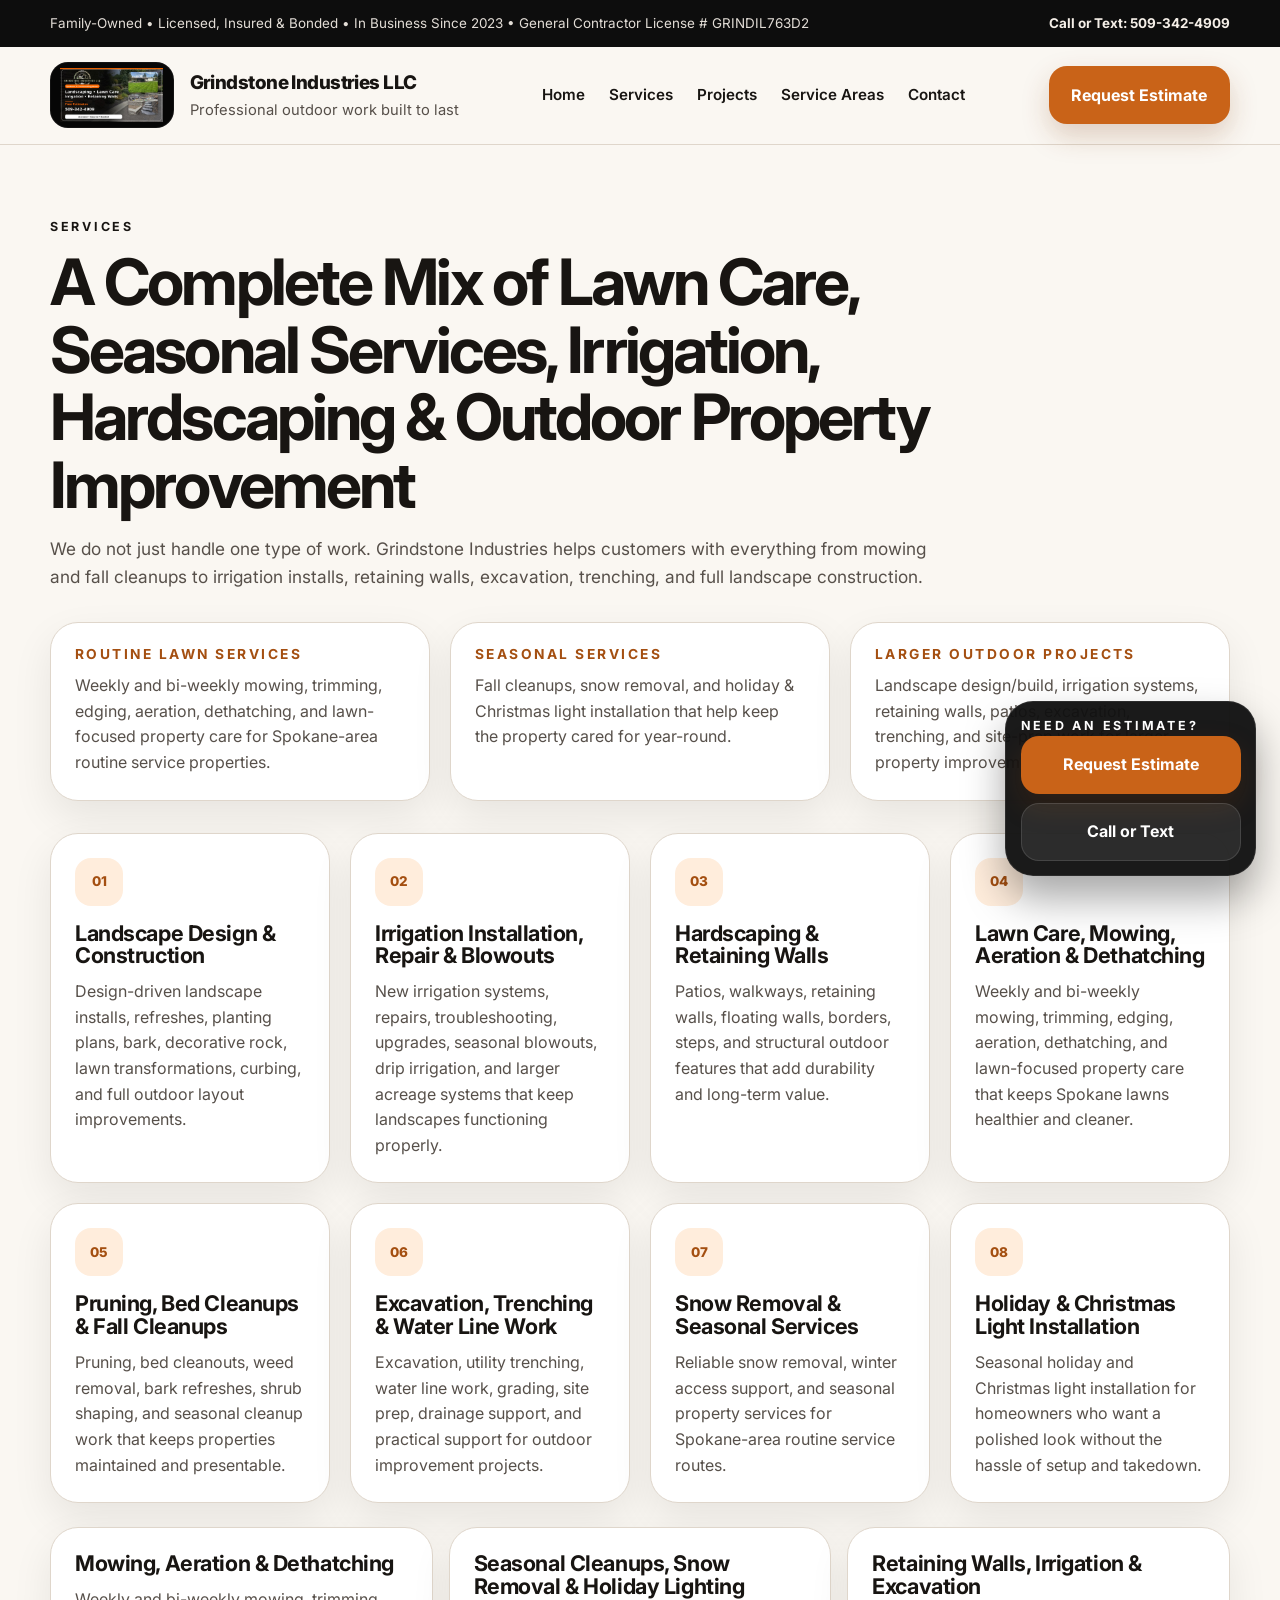
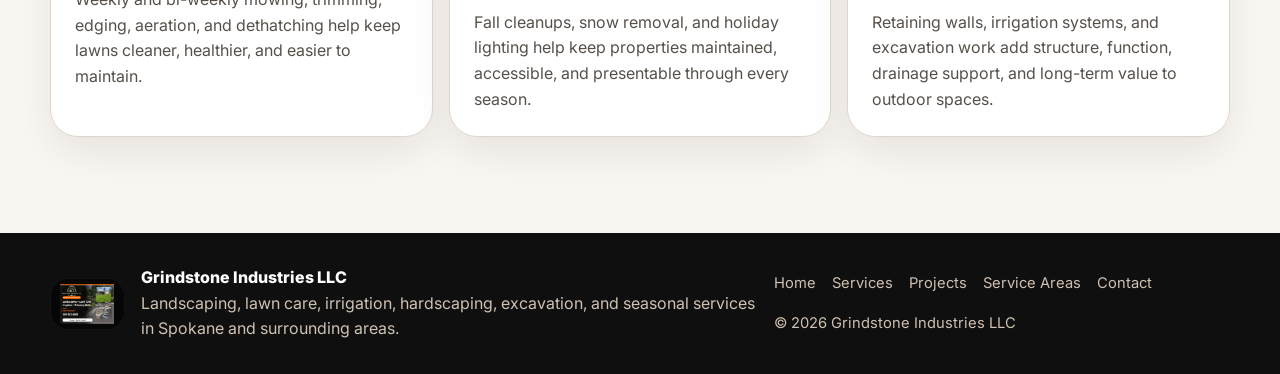
<file: services.html>
<!DOCTYPE html>
<html lang="en">
<head>
  <!-- Google tag (gtag.js) -->
  <script async src="https://www.googletagmanager.com/gtag/js?id=G-F25L77D9PQ"></script>
  <script>
    window.dataLayer = window.dataLayer || [];
    function gtag(){dataLayer.push(arguments);}
    gtag('js', new Date());

    gtag('config', 'G-F25L77D9PQ');
  </script>
  <meta charset="UTF-8" />
  <meta name="viewport" content="width=device-width, initial-scale=1.0" />
  <title>Services | Grindstone Industries LLC</title>
  <meta name="description" content="Landscape design and construction, mowing, aeration, dethatching, irrigation, retaining walls, excavation, snow removal, and seasonal outdoor services in Spokane and surrounding areas." />
  <link rel="canonical" href="https://www.grindstoneindustriesllc.com/services.html" />
  <meta name="theme-color" content="#111111" />
  <meta property="og:title" content="Services | Grindstone Industries LLC" />
  <meta property="og:description" content="Landscape design and construction, mowing, aeration, dethatching, irrigation, retaining walls, excavation, snow removal, and seasonal outdoor services in Spokane and surrounding areas." />
  <meta property="og:type" content="website" />
  <meta property="og:url" content="https://www.grindstoneindustriesllc.com/services.html" />
  <meta property="og:image" content="https://www.grindstoneindustriesllc.com/assets/images/branding/social-preview.jpg" />
  <meta property="og:site_name" content="Grindstone Industries LLC" />
  <meta property="og:image:alt" content="Grindstone Industries LLC landscaping, lawn care, irrigation, retaining walls, and outdoor improvement services in Spokane and surrounding areas" />
  <meta property="og:image:width" content="1200" />
  <meta property="og:image:height" content="630" />
  <meta name="twitter:image:alt" content="Grindstone Industries LLC landscaping, lawn care, irrigation, retaining walls, and outdoor improvement services in Spokane and surrounding areas" />
  <meta name="twitter:title" content="Services | Grindstone Industries LLC" />
  <meta name="twitter:description" content="Landscape design and construction, mowing, aeration, dethatching, irrigation, retaining walls, excavation, snow removal, and seasonal outdoor services in Spokane and surrounding areas." />
  <meta name="twitter:image" content="https://www.grindstoneindustriesllc.com/assets/images/branding/social-preview.jpg" />
  <meta name="twitter:card" content="summary_large_image" />
  <link rel="preconnect" href="https://fonts.googleapis.com" />
  <link rel="preconnect" href="https://fonts.gstatic.com" crossorigin />
  <link href="https://fonts.googleapis.com/css2?family=Inter:wght@400;500;600;700;800&display=swap" rel="stylesheet" />
  <link rel="stylesheet" href="styles.css" />
  
</head>
<body>
  <div class="topbar">
    <div class="container topbar-inner">
      <div class="service-note">Family-Owned • Licensed, Insured &amp; Bonded • In Business Since 2023 • General Contractor License # GRINDIL763D2</div>
      <a href="tel:15093424909"><strong>Call or Text: 509-342-4909</strong></a>
    </div>
  </div>

  <header class="site-header">
    <div class="container navbar">
      <a class="brand" href="index.html" aria-label="Grindstone Industries home">
        <span class="brand-logo-wrap"><img src="assets/images/branding/social-preview.jpg" alt="Grindstone Industries LLC logo" /></span>
        <div>
          <div class="brand-name">Grindstone Industries LLC</div>
          <div class="brand-tag">Professional outdoor work built to last</div>
        </div>
      </a>

      <nav class="nav-links" aria-label="Primary navigation">
        <a href="index.html">Home</a>
        <a href="services.html">Services</a>
        <a href="projects.html">Projects</a>
        <a href="service-areas.html">Service Areas</a>
        <a href="contact.html">Contact</a>
      </nav>

      <div class="nav-cta">
        <a class="btn btn-primary" href="contact.html#estimate-form">Request Estimate</a>
        <button class="icon-button" type="button" data-menu-button aria-label="Toggle menu" aria-expanded="false">☰</button>
      </div>
    </div>
    <div class="container mobile-panel" data-mobile-panel>
      <a href="index.html">Home</a>
      <a href="services.html">Services</a>
      <a href="projects.html">Projects</a>
      <a href="service-areas.html">Service Areas</a>
      <a href="contact.html">Contact</a>
      <a href="contact.html#estimate-form">Request Estimate</a>
    </div>
  </header>

<main>
  <section class="section" style="padding-top:72px;">
    <div class="container">
      <div class="section-label">Services</div>
      <h1 style="margin-top:.7rem; max-width: 900px; font-size: clamp(2.35rem,5vw,4rem);">A Complete Mix of Lawn Care, Seasonal Services, Irrigation, Hardscaping &amp; Outdoor Property Improvement</h1>
      <p class="body-lg" style="margin-top:1rem; max-width: 880px;">We do not just handle one type of work. Grindstone Industries helps customers with everything from mowing and fall cleanups to irrigation installs, retaining walls, excavation, trenching, and full landscape construction.</p>
      <div class="category-grid">
        <article class="category-card"><h3>Routine Lawn Services</h3><p>Weekly and bi-weekly mowing, trimming, edging, aeration, dethatching, and lawn-focused property care for Spokane-area routine service properties.</p></article>
        <article class="category-card"><h3>Seasonal Services</h3><p>Fall cleanups, snow removal, and holiday &amp; Christmas light installation that help keep the property cared for year-round.</p></article>
        <article class="category-card"><h3>Larger Outdoor Projects</h3><p>Landscape design/build, irrigation systems, retaining walls, patios, excavation, trenching, and site-prep work for larger property improvement needs.</p></article>
      </div>
      <div class="service-grid"><article class="service-card"><div class="service-icon">01</div><h3>Landscape Design & Construction</h3><p style="margin-top:.75rem;">Design-driven landscape installs, refreshes, planting plans, bark, decorative rock, lawn transformations, curbing, and full outdoor layout improvements.</p></article><article class="service-card"><div class="service-icon">02</div><h3>Irrigation Installation, Repair & Blowouts</h3><p style="margin-top:.75rem;">New irrigation systems, repairs, troubleshooting, upgrades, seasonal blowouts, drip irrigation, and larger acreage systems that keep landscapes functioning properly.</p></article><article class="service-card"><div class="service-icon">03</div><h3>Hardscaping & Retaining Walls</h3><p style="margin-top:.75rem;">Patios, walkways, retaining walls, floating walls, borders, steps, and structural outdoor features that add durability and long-term value.</p></article><article class="service-card"><div class="service-icon">04</div><h3>Lawn Care, Mowing, Aeration & Dethatching</h3><p style="margin-top:.75rem;">Weekly and bi-weekly mowing, trimming, edging, aeration, dethatching, and lawn-focused property care that keeps Spokane lawns healthier and cleaner.</p></article><article class="service-card"><div class="service-icon">05</div><h3>Pruning, Bed Cleanups & Fall Cleanups</h3><p style="margin-top:.75rem;">Pruning, bed cleanouts, weed removal, bark refreshes, shrub shaping, and seasonal cleanup work that keeps properties maintained and presentable.</p></article><article class="service-card"><div class="service-icon">06</div><h3>Excavation, Trenching & Water Line Work</h3><p style="margin-top:.75rem;">Excavation, utility trenching, water line work, grading, site prep, drainage support, and practical support for outdoor improvement projects.</p></article><article class="service-card"><div class="service-icon">07</div><h3>Snow Removal & Seasonal Services</h3><p style="margin-top:.75rem;">Reliable snow removal, winter access support, and seasonal property services for Spokane-area routine service routes.</p></article><article class="service-card"><div class="service-icon">08</div><h3>Holiday & Christmas Light Installation</h3><p style="margin-top:.75rem;">Seasonal holiday and Christmas light installation for homeowners who want a polished look without the hassle of setup and takedown.</p></article></div>
      <div class="highlight-grid">
        <article class="highlight-card"><h3>Mowing, Aeration &amp; Dethatching</h3><p style="margin-top:.75rem;">Weekly and bi-weekly mowing, trimming, edging, aeration, and dethatching help keep lawns cleaner, healthier, and easier to maintain.</p></article>
        <article class="highlight-card"><h3>Seasonal Cleanups, Snow Removal &amp; Holiday Lighting</h3><p style="margin-top:.75rem;">Fall cleanups, snow removal, and holiday lighting help keep properties maintained, accessible, and presentable through every season.</p></article>
        <article class="highlight-card"><h3>Retaining Walls, Irrigation &amp; Excavation</h3><p style="margin-top:.75rem;">Retaining walls, irrigation systems, and excavation work add structure, function, drainage support, and long-term value to outdoor spaces.</p></article>
      </div>
    </div>
  </section>
</main>

  <footer class="footer">
    <div class="container footer-inner">
      <div class="footer-brand">
        <span class="brand-logo-wrap footer-logo-wrap"><img src="assets/images/branding/social-preview.jpg" alt="Grindstone Industries LLC logo" /></span>
        <div>
          <div style="font-weight:800; color:#fff;">Grindstone Industries LLC</div>
          <div class="small">Landscaping, lawn care, irrigation, hardscaping, excavation, and seasonal services in Spokane and surrounding areas.</div>
        </div>
      </div>
      <div class="footer-links">
        <a href="index.html">Home</a>
        <a href="services.html">Services</a>
        <a href="projects.html">Projects</a>
        <a href="service-areas.html">Service Areas</a>
        <a href="contact.html">Contact</a>
        <span>© <span data-year></span> Grindstone Industries LLC</span>
      </div>
    </div>
  </footer>
  <div class="floating-cta"><div class="small-label">Need an estimate?</div><div style="display:grid; gap:0.55rem; min-width:220px;"><a class="btn btn-primary" href="contact.html#estimate-form">Request Estimate</a><a class="btn btn-darkghost" href="tel:15093424909">Call or Text</a></div></div>
  <div class="mobile-bottom-bar"><div class="mobile-bottom-inner"><a class="btn btn-primary" href="contact.html#estimate-form">Request Estimate</a><a class="btn btn-darkghost" href="tel:15093424909">Call or Text</a></div></div>
  <script src="script.js"></script>
</body>
</html>
</file>
<file: styles.css>
:root {
  --bg: #faf7f2;
  --bg-soft: #fffaf5;
  --surface: #ffffff;
  --surface-soft: #f7f1e8;
  --text: #181512;
  --muted: #57504a;
  --line: #dfd6cb;
  --dark: #111111;
  --dark-2: #1d1a17;
  --orange: #c96318;
  --orange-dark: #a44f11;
  --white: #ffffff;
  --shadow: 0 16px 40px rgba(16, 12, 9, 0.08);
  --radius-xl: 32px;
  --radius-lg: 24px;
  --radius-md: 18px;
}
* { box-sizing: border-box; }
html { scroll-behavior: smooth; }
body {
  margin: 0;
  font-family: 'Inter', system-ui, sans-serif;
  background: var(--bg);
  color: var(--text);
  line-height: 1.6;
}
a { color: inherit; text-decoration: none; }
img { display: block; max-width: 100%; }
.container { width: min(1180px, calc(100% - 32px)); margin: 0 auto; }
h1,h2,h3,h4 { margin: 0; line-height: 1.06; }
h1 { font-size: clamp(2.55rem, 6vw, 4.55rem); letter-spacing: -0.045em; }
h2 { font-size: clamp(2rem, 4vw, 3rem); letter-spacing: -0.035em; }
h3 { font-size: 1.35rem; letter-spacing: -0.02em; }
p { margin: 0; color: var(--muted); }
.body-lg { font-size: 1.08rem; }
.section { padding: 96px 0; }
.section-tight { padding: 56px 0; }
.section-label, .small-label { font-size: .78rem; letter-spacing: .22em; text-transform: uppercase; font-weight: 700; }
.eyebrow-pill { display:inline-flex; padding: .65rem 1rem; border-radius: 999px; background: rgba(255,255,255,.08); border: 1px solid rgba(255,255,255,.18); font-size: .83rem; font-weight: 700; }
.topbar { background: #0d0d0d; color: #f5efe8; font-size: .84rem; }
.topbar-inner { display:flex; align-items:center; justify-content:space-between; gap: 1rem; padding: .8rem 0; }
.service-note { opacity: .92; }
.site-header { position: sticky; top: 0; z-index: 30; backdrop-filter: blur(12px); background: rgba(250,247,242,.92); border-bottom: 1px solid var(--line); }
.navbar { display:flex; align-items:center; justify-content:space-between; gap: 1rem; padding: .95rem 0; }
.brand { display:flex; align-items:center; gap: 1rem; min-width: 0; }
.brand-logo-wrap { display:inline-flex; align-items:center; justify-content:center; padding: .38rem .65rem; background: #060606; border-radius: 18px; box-shadow: inset 0 0 0 1px rgba(255,255,255,.05); }
.brand img { height: 54px; width: auto; }
.brand-name { font-weight: 800; font-size: 1.18rem; letter-spacing: -0.03em; }
.brand-tag { color: var(--muted); font-size: .92rem; }
.nav-links { display:flex; align-items:center; gap: 1.5rem; font-weight: 600; font-size: .95rem; }
.nav-links a:hover { color: var(--orange-dark); }
.nav-cta { display:flex; align-items:center; gap: .75rem; }
.icon-button { display:none; width: 44px; height:44px; border:1px solid var(--line); background: var(--surface); border-radius: 14px; font-size: 1.15rem; }
.mobile-panel { display:none; padding-bottom: 1rem; }
.mobile-panel a { display:block; padding: .7rem 0; border-top:1px solid var(--line); font-weight: 600; }
.btn { display:inline-flex; justify-content:center; align-items:center; gap:.5rem; padding: .95rem 1.35rem; border-radius: 18px; font-weight: 700; border: 1px solid transparent; transition: .2s ease; }
.btn-primary { background: var(--orange); color: #fff; box-shadow: 0 12px 28px rgba(124, 56, 8, .22); }
.btn-primary:hover { background: var(--orange-dark); }
.btn-secondary { border-color: rgba(255,255,255,.22); background: rgba(255,255,255,.08); color: #fff; }
.btn-secondary:hover { background: rgba(255,255,255,.14); }
.btn-light { background: #fff; color: #181512; }
.btn-light:hover { background: #fff4ec; }
.btn-outline { border-color: var(--line); background: #fff; }
.btn-outline:hover { background: #fff6ef; }
.btn-darkghost { background: rgba(255,255,255,0.08); border: 1px solid rgba(255,255,255,0.12); color: #fff; }
.btn-darkghost:hover { background: rgba(255,255,255,0.14); }
.hero { position: relative; overflow:hidden; color:#fff; background: radial-gradient(circle at top right, rgba(255,145,60,.18), transparent 35%), linear-gradient(135deg, #0a0a0a 0%, #14110f 45%, #22140c 100%); }
.hero::before { content:''; position:absolute; inset:0; background: radial-gradient(circle at bottom left, rgba(255,255,255,.08), transparent 28%); pointer-events:none; }
.hero-inner { position:relative; display:grid; grid-template-columns: 1.1fr .9fr; gap: 2rem; padding: 96px 0 88px; }
.lead { color:#ece3da; font-size:1.08rem; max-width: 760px; }
.chips, .tag-list, .hero-metric-row { display:flex; flex-wrap:wrap; gap:.7rem; }
.chip, .tag, .metric-pill { display:inline-flex; padding:.6rem .9rem; border-radius:999px; background: rgba(255,255,255,.09); border:1px solid rgba(255,255,255,.13); font-size:.82rem; color:#f8f2ec; font-weight:600; }
.hero-actions, .button-row { display:flex; flex-wrap:wrap; gap:.9rem; }
.hero-panel { border:1px solid rgba(255,255,255,.08); background: rgba(255,255,255,.06); backdrop-filter: blur(10px); border-radius: var(--radius-xl); padding: 2rem; box-shadow: 0 20px 44px rgba(0,0,0,.24); }
.panel-grid { display:grid; grid-template-columns: 1fr 1fr; gap: 1rem; margin-top: 1.35rem; }
.panel-card { border-radius: 20px; background: rgba(255,255,255,.08); padding: 1.05rem; }
.panel-card.wide { grid-column: 1/-1; }
.panel-card-title { font-weight: 700; }
.panel-card-text { color: #e7dbcf; font-size: .95rem; margin-top: .45rem; }
.trust-grid, .category-grid, .service-grid, .project-grid, .review-grid, .area-grid, .faq-grid, .contact-grid { display:grid; gap:1.25rem; }
.trust-grid { grid-template-columns: repeat(4,1fr); }
.trust-card, .category-card, .service-card, .project-card, .review-card, .area-card, .faq-card, .contact-panel, .project-detail, .highlight-card { background: var(--surface); border:1px solid var(--line); border-radius: 28px; box-shadow: var(--shadow); }
.trust-card, .category-card, .service-card, .review-card, .area-card, .faq-card, .contact-panel, .highlight-card { padding: 1.5rem; }
.category-grid { grid-template-columns: repeat(3,1fr); margin-top: 2rem; }
.category-card h3 { color: var(--orange-dark); font-size: .86rem; letter-spacing: .18em; text-transform: uppercase; }
.category-card p { margin-top: .7rem; }
.service-grid { grid-template-columns: repeat(4,1fr); margin-top: 2rem; }
.service-card { padding: 1.5rem; }
.service-icon { width: 48px; height: 48px; display:grid; place-items:center; border-radius: 16px; background: #ffeddc; color: var(--orange-dark); font-size: .84rem; font-weight: 800; margin-bottom: 1rem; }
.cta-banner { background: var(--orange); color:#fff; border-radius: var(--radius-xl); padding: 2rem; box-shadow: 0 18px 38px rgba(125,59,12,.22); }
.story-section { background:#fff; border-top:1px solid var(--line); border-bottom:1px solid var(--line); }
.story-grid { display:grid; grid-template-columns: 1.05fr .95fr; gap: 2rem; align-items:center; }
.expect-grid { display:grid; grid-template-columns: repeat(2,1fr); gap:1rem; margin-top: 1rem; }
.expect-card { background: var(--bg); border-radius: 22px; padding: 1.1rem; border:1px solid var(--line); }
.steps-grid { display:grid; grid-template-columns: repeat(3,1fr); gap:1.25rem; margin-top: 2rem; }
.step-card { background:#fff; border:1px solid var(--line); border-radius: 26px; padding:1.5rem; box-shadow: var(--shadow); }
.step-number { width: 44px; height: 44px; display:grid; place-items:center; background: var(--orange); color:#fff; border-radius: 14px; font-weight:800; margin-bottom: .9rem; }
.project-grid { grid-template-columns: repeat(3,1fr); margin-top: 2rem; }
.project-card img { width:100%; height: 230px; object-fit:cover; border-top-left-radius: 28px; border-top-right-radius:28px; }
.project-card-content { padding: 1.4rem; }
.project-location { color: #93460e; font-size: .78rem; text-transform: uppercase; letter-spacing: .18em; font-weight: 800; }
.dark-section { background: #12100f; color: #fff; }
.dark-section p { color: #ddd2c6; }
.review-wrap { display:grid; grid-template-columns: .9fr 1.1fr; gap: 1.5rem; margin-top: 2rem; }
.dark-card { background: rgba(255,255,255,.05); border: 1px solid rgba(255,255,255,.1); border-radius: 28px; padding: 1.5rem; }
.review-grid { grid-template-columns: 1fr; }
.review-card { background: rgba(255,255,255,.05); border-color: rgba(255,255,255,.1); color:#fff; }
.review-card p { color: #f0e6da; }
.review-author { margin-top: 1rem; font-size: .9rem; font-weight: 700; color:#fff; }
.area-grid { grid-template-columns: 1fr 1fr; }
.area-list { display:flex; flex-wrap:wrap; gap:.7rem; margin-top: 1rem; }
.area-pill { background: var(--bg); border:1px solid var(--line); border-radius: 999px; padding: .55rem .9rem; font-weight: 600; font-size: .88rem; }
.faq-grid { grid-template-columns: 1fr; margin-top: 1rem; }
.faq-card h3 { font-size: 1.05rem; }
.contact-section { background: linear-gradient(135deg, #0c0c0c 0%, #15110f 50%, #24140c 100%); color:#fff; }
.contact-section p { color:#ddd2c6; }
.contact-grid { grid-template-columns: .95fr 1.05fr; align-items: start; }
.contact-panel .socials { display:flex; flex-wrap:wrap; gap:1rem; margin-top:1rem; }
.contact-panel .socials a { color: #f7e7d7; }
.form-card { background: rgba(255,255,255,.96); color: var(--text); border-radius: var(--radius-xl); border: 1px solid rgba(255,255,255,.1); padding: 2rem; box-shadow: 0 20px 44px rgba(0,0,0,.22); }
.form-card p { color: var(--muted); }
.form-grid { display:grid; grid-template-columns: repeat(2,1fr); gap: 1rem; margin-top: 1.2rem; }
.form-group { display:grid; gap: .45rem; }
.form-group.full { grid-column: 1 / -1; }
label { font-size: .92rem; font-weight: 600; color: #4d463f; }
input, textarea, select { width:100%; border:1px solid var(--line); border-radius: 18px; padding: .9rem 1rem; font: inherit; color: var(--text); background: #fff; }
textarea { min-height: 148px; resize: vertical; }
input:focus, textarea:focus, select:focus { outline: none; border-color: var(--orange); box-shadow: 0 0 0 3px rgba(201, 99, 24, .15); }
.alert-success, .alert-error { display:none; padding:.85rem 1rem; border-radius: 14px; font-size:.92rem; margin-bottom: 1rem; }
.alert-success { background: #edf9ef; color: #1d6a2d; }
.alert-error { background: #fff0f0; color: #9a1b1b; }
.footer { background: #0f0f0f; color: #cfc1b3; padding: 2rem 0; }
.footer-inner { display:flex; align-items:center; justify-content:space-between; gap:1rem; }
.footer-brand { display:flex; align-items:center; gap: 1rem; }
.footer-logo-wrap img { height: 40px; }
.footer-links { display:flex; flex-wrap:wrap; gap:1rem; font-size:.92rem; }
.floating-cta { position: fixed; right: 24px; bottom: 24px; z-index: 50; display: block; background: rgba(17,17,17,.96); border:1px solid rgba(255,255,255,.08); color:#fff; border-radius: 28px; padding: .9rem; box-shadow: 0 22px 42px rgba(0,0,0,.35); }
.mobile-bottom-bar { display:none; }
.project-detail { padding: 1.15rem; display:grid; gap: 1.2rem; margin-bottom: 1.25rem; }
.before-after { display:grid; grid-template-columns: 1fr 1fr; gap: 1rem; }
.before-after figure { margin: 0; }
.before-after img { width: 100%; height: 300px; object-fit: cover; border-radius: 18px; }
.before-after figcaption { margin-top: .55rem; font-weight: 700; color: var(--muted); font-size: .92rem; }
.project-detail-content { padding: .25rem .2rem .5rem; }
.highlight-grid { display:grid; grid-template-columns: repeat(3,1fr); gap:1rem; margin-top:1.5rem; }
.notice { color: var(--muted); font-size: .95rem; }

.hero-panel .tag { background: rgba(255,255,255,.09); border:1px solid rgba(255,255,255,.13); color:#f8f2ec; }
.project-detail .tag, .highlight-card .tag, .project-card .tag, .area-card .tag { background:#fff1e4; border:1px solid #f1d4ba; color: var(--orange-dark); }
.contact-panel { background: rgba(17,17,17,.58); border:1px solid rgba(255,255,255,.10); }
.contact-panel p, .contact-panel .small { color:#fff4e9; }
.contact-panel .socials a { color:#fff7f0; font-weight:700; }
.contact-panel .socials a:hover { color:#ffd2b8; }
.contact-panel .btn-light { background:#fff; color:#171412; }
.contact-panel .btn-secondary { color:#fff; }
@media (max-width: 1080px) {
  .service-grid, .trust-grid, .project-grid, .highlight-grid { grid-template-columns: repeat(2,1fr); }
  .hero-inner, .story-grid, .review-wrap, .contact-grid, .area-grid { grid-template-columns: 1fr; }
}
@media (max-width: 820px) {
  .nav-links { display:none; }
  .icon-button { display:grid; place-items:center; }
  .nav-cta .btn-primary { display:none; }
  .mobile-panel.open { display:block; }
  .service-grid, .trust-grid, .category-grid, .project-grid, .steps-grid, .highlight-grid, .form-grid, .expect-grid { grid-template-columns: 1fr; }
  .before-after { grid-template-columns: 1fr; }
  .before-after img { height: 250px; }
  .floating-cta { display:none; }
  .mobile-bottom-bar { display:block; position: fixed; inset-inline: 0; bottom:0; z-index:50; background: rgba(17,17,17,.96); border-top:1px solid rgba(255,255,255,.08); padding: .85rem; }
  .mobile-bottom-inner { display:grid; grid-template-columns: 1fr 1fr; gap: .75rem; max-width: 560px; margin: 0 auto; }
  body { padding-bottom: 88px; }
  .brand img { height: 44px; }
  .brand-name { font-size: 1.02rem; }
}

.review-stars { margin-bottom: .75rem; color: #fbbf24; letter-spacing: .18em; font-size: 1.05rem; }
</file>
